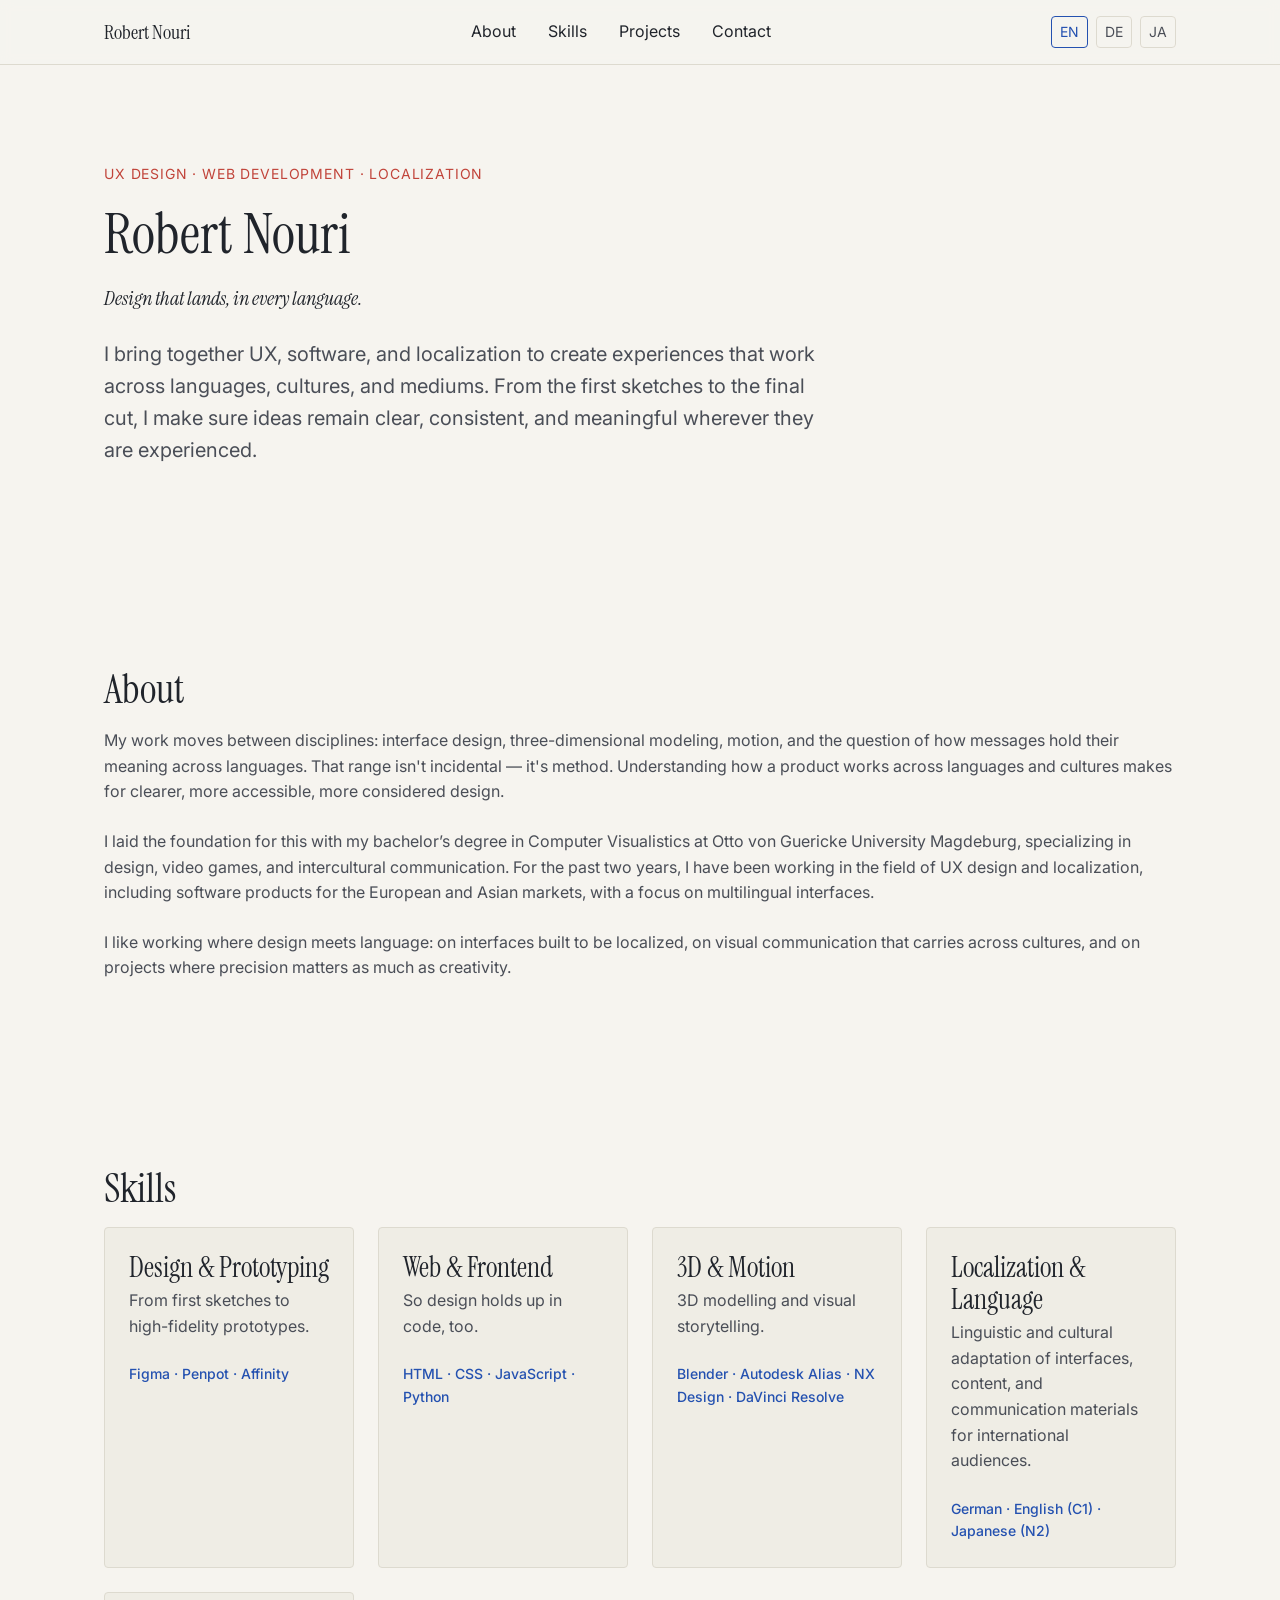
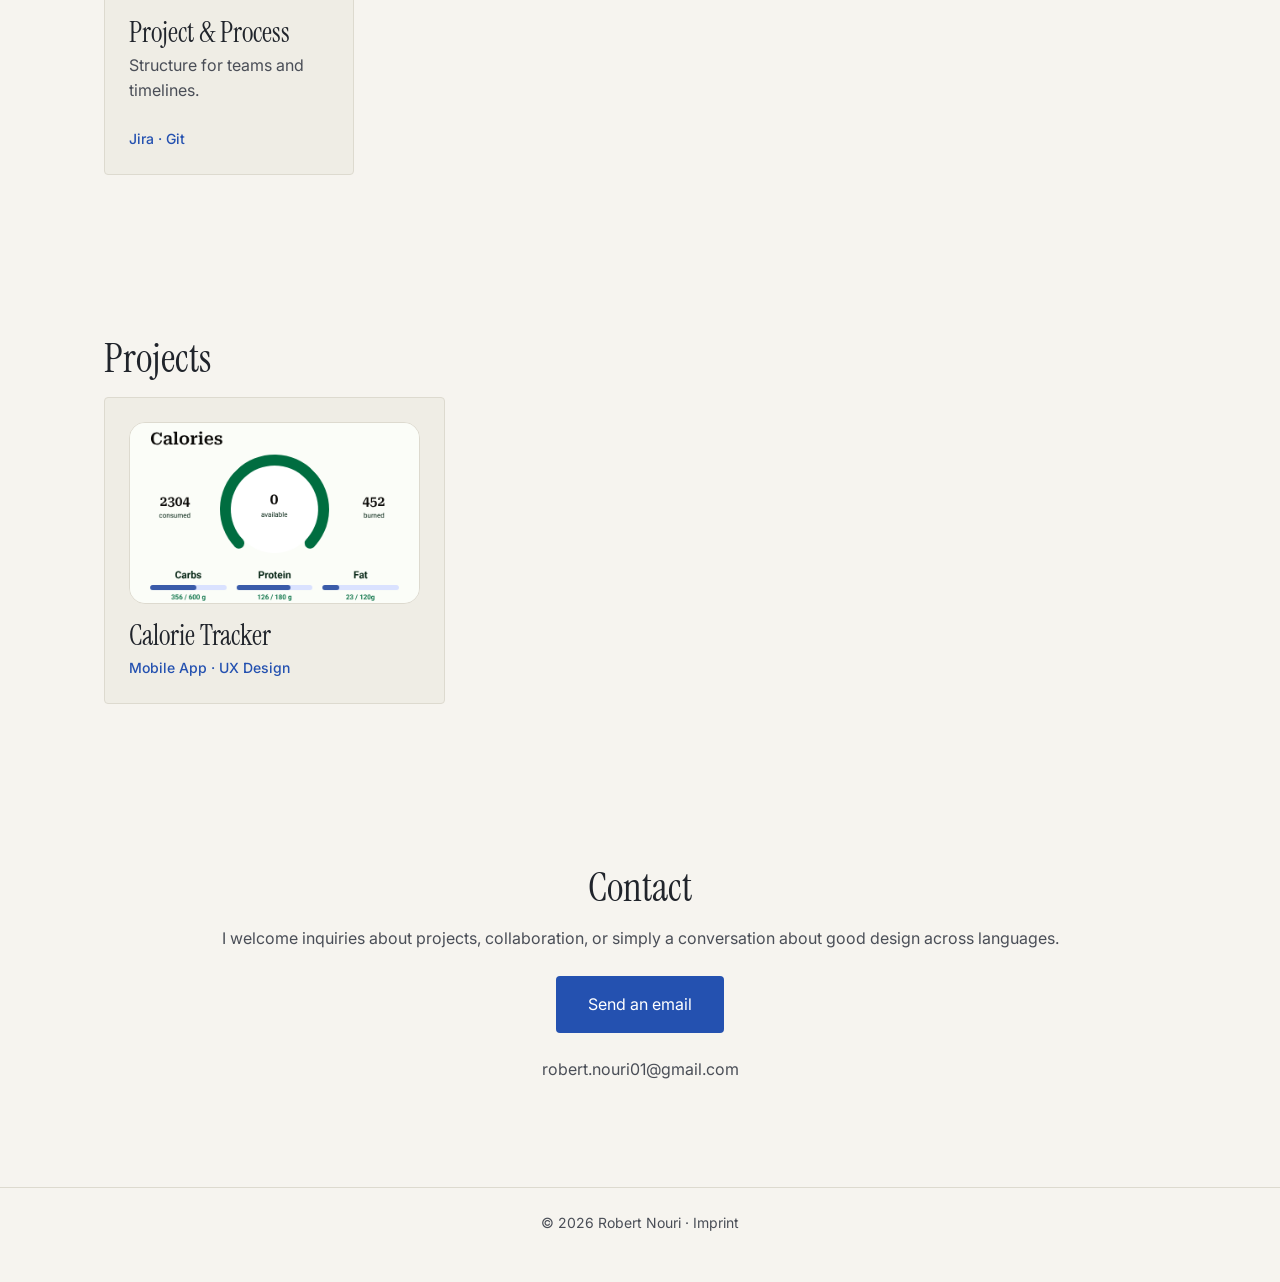
<file: index.html>
<!DOCTYPE html>
<html lang="en">
<head>
  <meta charset="UTF-8">
  <title>Robert Nouri</title>
  <meta http-equiv="refresh" content="0; url=en/index.html">
  <script>
    // Einfache Sprach-Weiterleitung basierend auf Browser-Einstellung
    const lang = (navigator.language || "en").slice(0, 2);
    const supported = ["en", "de", "ja"];
    const target = supported.includes(lang) ? lang : "en";
    window.location.replace(target + "/index.html");
  </script>
</head>
<body>
  <p>Weiterleitung … / Redirecting … / リダイレクト中…</p>
  <p><a href="en/index.html">English</a> · <a href="de/index.html">Deutsch</a> · <a href="ja/index.html">日本語</a></p>
</body>
</html>
</file>
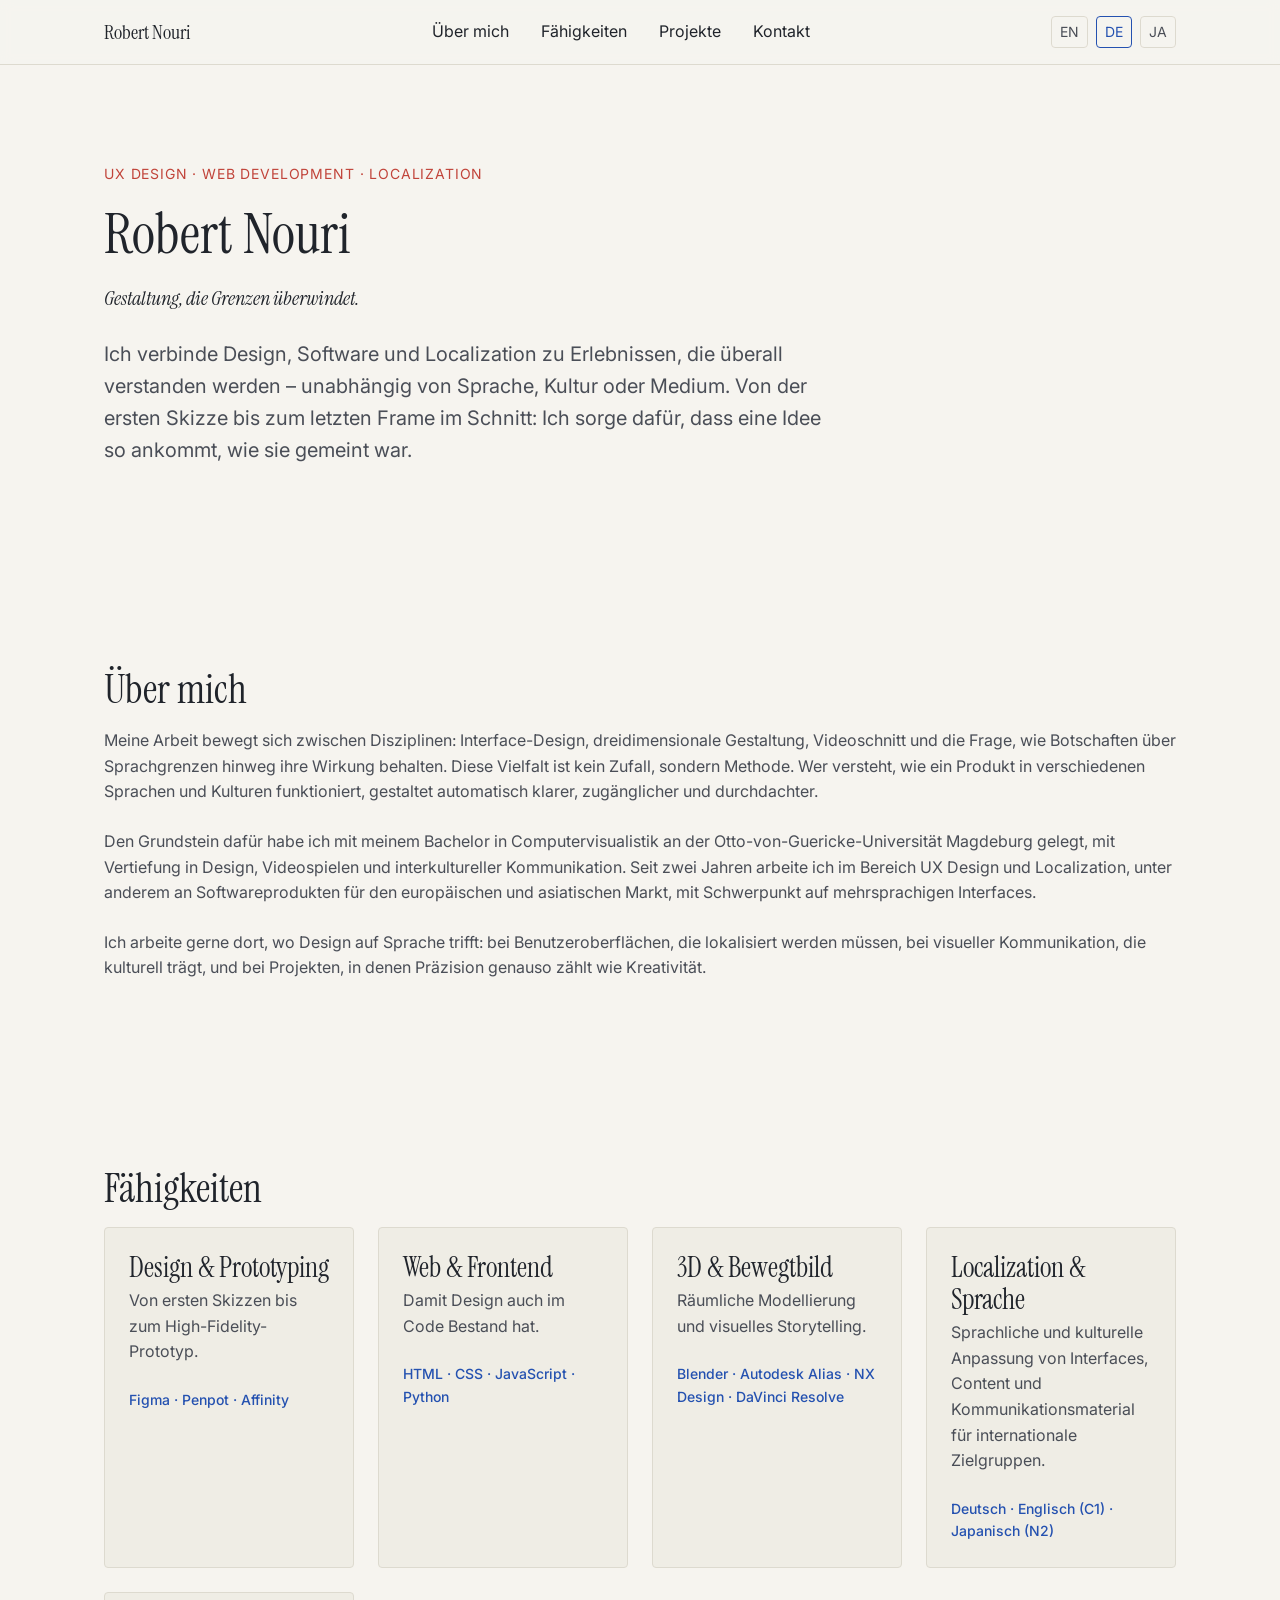
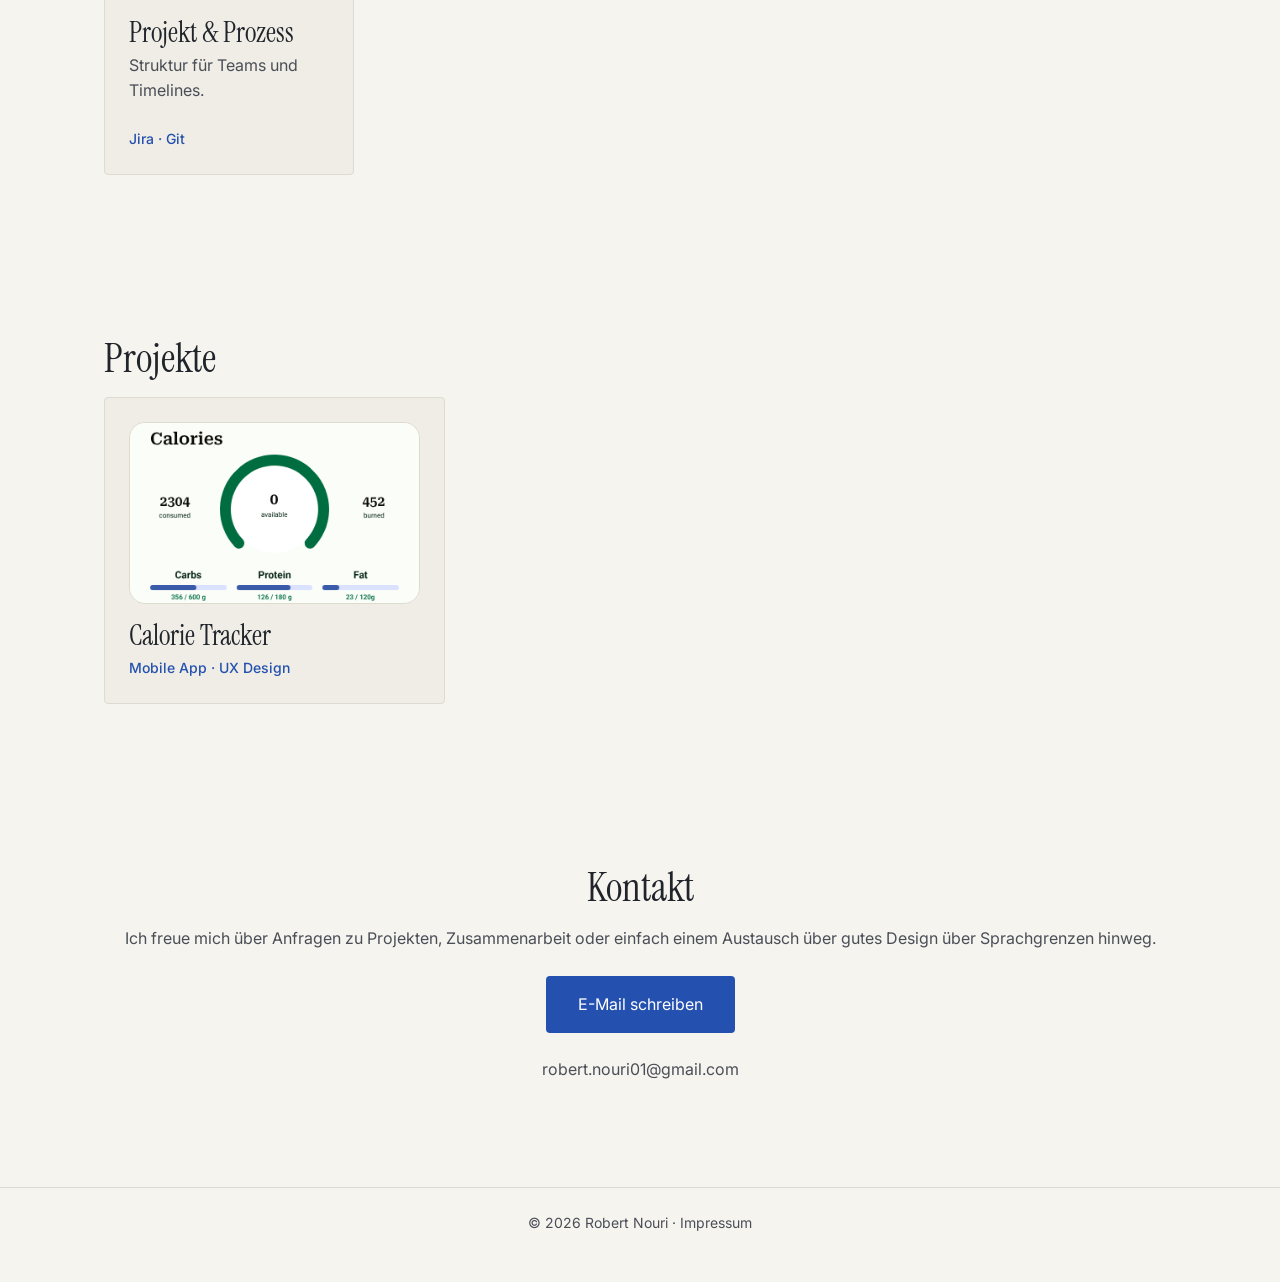
<file: de/index.html>
<!DOCTYPE html>
<html lang="de">
<head>
  <meta charset="UTF-8">
  <meta name="viewport" content="width=device-width, initial-scale=1.0">
  <title>Robert Nouri — Web Development · UX Design · Localization</title>
  <meta name="description" content="UX Designer und Lokalisationsexperte — Portfolio.">

  <link rel="alternate" hreflang="de" href="https://deinedomain.de/de/">
  <link rel="alternate" hreflang="en" href="https://deinedomain.de/en/">
  <link rel="alternate" hreflang="ja" href="https://deinedomain.de/ja/">

  <link rel="icon" href="../assets/favicon.ico">

  <link rel="preconnect" href="https://fonts.googleapis.com">
  <link rel="preconnect" href="https://fonts.gstatic.com" crossorigin>
  <link href="https://fonts.googleapis.com/css2?family=Instrument+Serif:ital@0;1&family=Inter:wght@400;500;600&family=Zen+Old+Mincho&family=Noto+Sans+JP:wght@400;500&display=swap" rel="stylesheet">

  <link rel="stylesheet" href="../css/style.css">
</head>
<body>

  <header class="site-header">
    <nav class="nav container">
      <a href="index.html" class="nav__logo">Robert Nouri</a>
      <ul class="nav__links">
        <li><a href="index.html#about">Über mich</a></li>
        <li><a href="index.html#skills">Fähigkeiten</a></li>
        <li><a href="index.html#projects">Projekte</a></li>
        <li><a href="index.html#contact">Kontakt</a></li>
      </ul>
      <div class="lang-switch">
        <a href="../en/index.html">EN</a>
        <a href="index.html" aria-current="true">DE</a>
        <a href="../ja/index.html">JA</a>
      </div>
    </nav>
  </header>

  <main>
    <section class="hero container">
      <span class="eyebrow">UX Design · Web Development · Localization</span>
      <h1>Robert Nouri</h1>
      <p class="lead">Gestaltung, die Grenzen überwindet.</p>
      <p>Ich verbinde Design, Software und Localization zu Erlebnissen, die überall verstanden werden – unabhängig von Sprache, Kultur oder Medium. Von der ersten Skizze bis zum letzten Frame im Schnitt: Ich sorge dafür, dass eine Idee so ankommt, wie sie gemeint war.</p>
    </section>

    <section id="about" class="container">
      <h2>Über mich</h2>
      <p>Meine Arbeit bewegt sich zwischen Disziplinen: Interface-Design, dreidimensionale Gestaltung, Videoschnitt und die Frage, wie Botschaften über Sprachgrenzen hinweg ihre Wirkung behalten. Diese Vielfalt ist kein Zufall, sondern Methode. Wer versteht, wie ein Produkt in verschiedenen Sprachen und Kulturen funktioniert, gestaltet automatisch klarer, zugänglicher und durchdachter.</p>
      <p>Den Grundstein dafür habe ich mit meinem Bachelor in Computervisualistik an der Otto-von-Guericke-Universität Magdeburg gelegt, mit Vertiefung in Design, Videospielen und interkultureller Kommunikation. Seit zwei Jahren arbeite ich im Bereich UX Design und Localization, unter anderem an Softwareprodukten für den europäischen und asiatischen Markt, mit Schwerpunkt auf mehrsprachigen Interfaces.</p>
      <p>Ich arbeite gerne dort, wo Design auf Sprache trifft: bei Benutzeroberflächen, die lokalisiert werden müssen, bei visueller Kommunikation, die kulturell trägt, und bei Projekten, in denen Präzision genauso zählt wie Kreativität.</p>
    
    </section>

    <section id="skills" class="container">
      <h2>Fähigkeiten</h2>
      <div class="skills-grid">
        <div class="skill-card">
          <h3>Design & Prototyping</h3>
          <p>Von ersten Skizzen bis zum High-Fidelity-Prototyp.</p>
          <p class="skill-tools">Figma · Penpot · Affinity</p>
        </div>
        <div class="skill-card">
          <h3>Web & Frontend</h3>
          <p>Damit Design auch im Code Bestand hat.</p>
          <p class="skill-tools">HTML · CSS · JavaScript · Python</p>
        </div>
        <div class="skill-card">
          <h3>3D & Bewegtbild</h3>
          <p>Räumliche Modellierung und visuelles Storytelling.</p>
          <p class="skill-tools">Blender · Autodesk Alias · NX Design · DaVinci Resolve</p>
        </div>
        <div class="skill-card">
          <h3>Localization & Sprache</h3>
          <p>Sprachliche und kulturelle Anpassung von Interfaces, Content und Kommunikationsmaterial für internationale Zielgruppen.</p>
          <p class="skill-tools"> Deutsch · Englisch (C1) · Japanisch (N2)</p>
        </div>
        <div class="skill-card">
          <h3>Projekt & Prozess</h3>
          <p>Struktur für Teams und Timelines.</p>
          <p class="skill-tools">Jira · Git</p>
        </div>
      </div>
    </section>

    <section id="projects" class="container">
      <h2>Projekte</h2>
      <div class="projects-grid">
        <a class="project-card" href="calorie-tracker.html">
          <div class="project-card__image" aria-hidden="true">
            <img src="../assets/Cover.png" alt="Calorie Tracker App">
          </div>
          <h3>Calorie Tracker</h3>
          <p class="skill-tools">Mobile App · UX Design</p>
        </a>
      </div>
    </section>

    <section id="contact" class="container contact">
      <h2>Kontakt</h2>
      <p>Ich freue mich über Anfragen zu Projekten, Zusammenarbeit oder einfach einem Austausch über gutes Design über Sprachgrenzen hinweg.</p>
      <a class="button" href="mailto:robert.nouri01@gmail.com">E-Mail schreiben</a>
      <p></p>
      <p>robert.nouri01@gmail.com</p>
    </section>
  </main>

  <footer class="site-footer">
    <p>&copy; 2026 Robert Nouri · <a href="../impressum.html">Impressum</a></p>
  </footer>

  <button type="button" class="back-to-top" aria-label="Zum Seitenanfang">
    <svg aria-hidden="true" width="20" height="20" viewBox="0 0 24 24" fill="none"
       stroke="currentColor" stroke-width="2" stroke-linecap="round" stroke-linejoin="round">
      <path d="M12 19V5M5 12l7-7 7 7"/>
    </svg>
  </button>

  <script src="../js/script.js"></script>
</body>
</html>
</file>
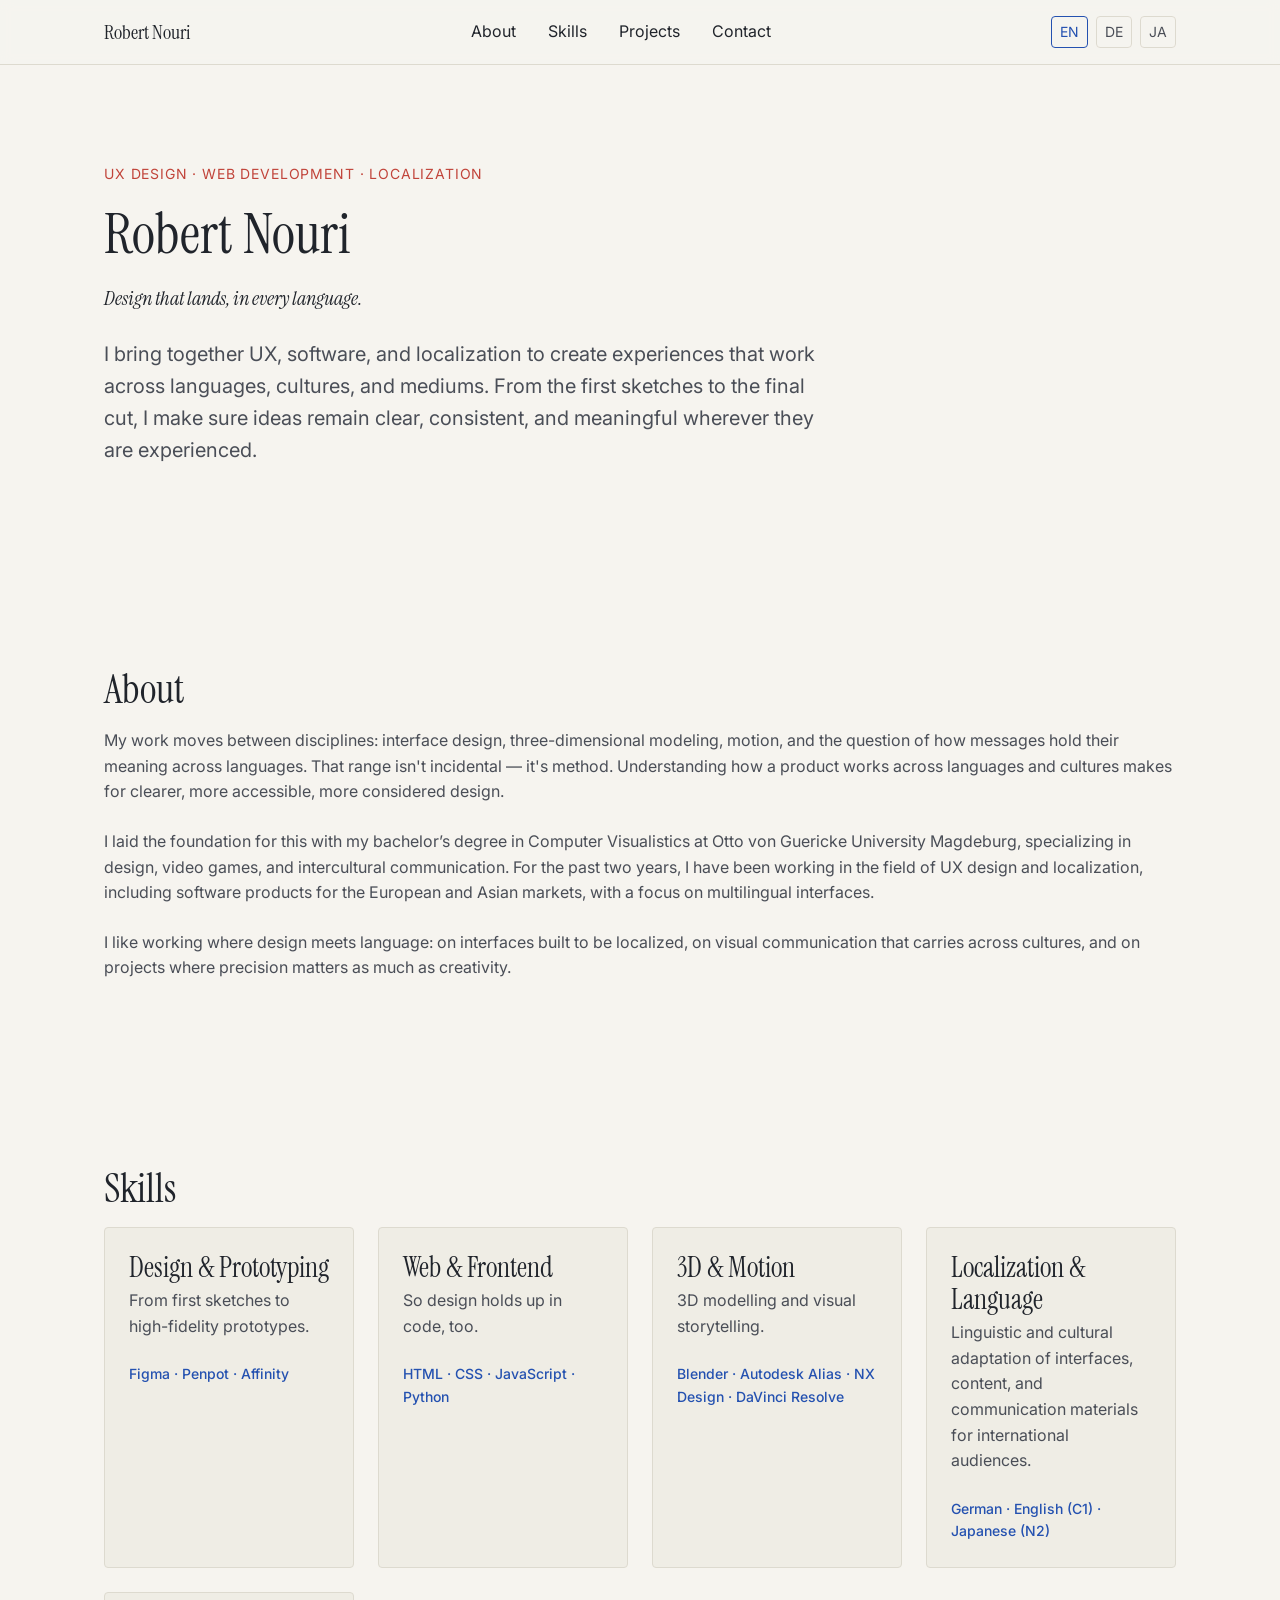
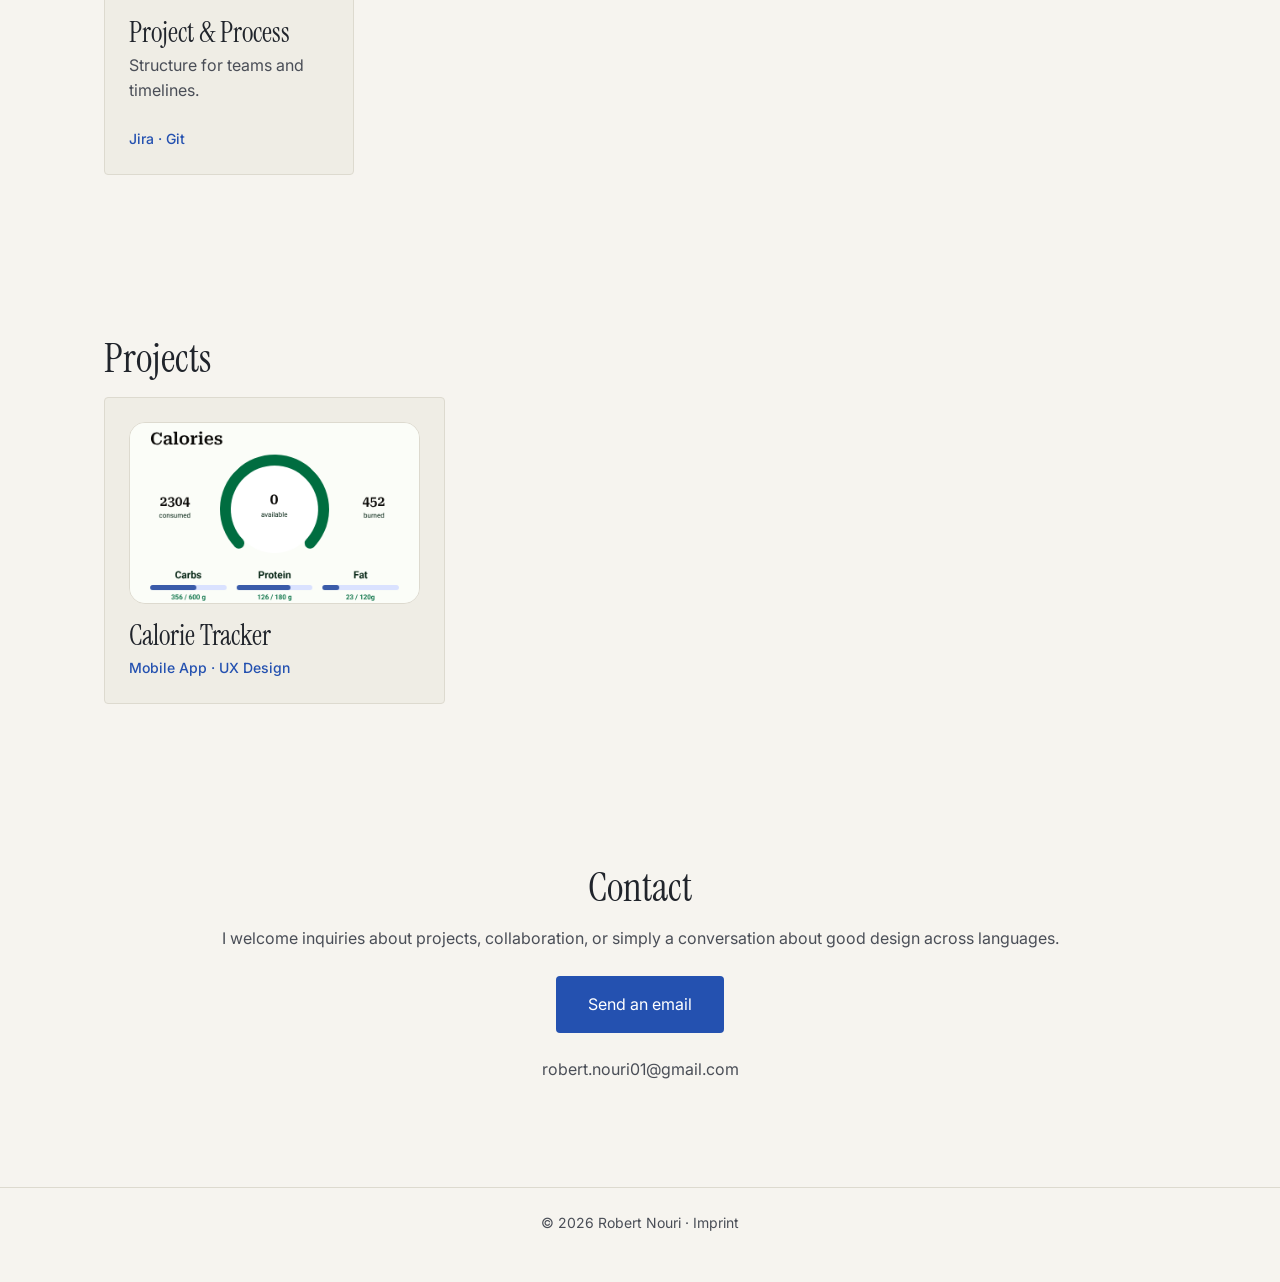
<file: en/index.html>
<!DOCTYPE html>
<html lang="en">
<head>
  <meta charset="UTF-8">
  <meta name="viewport" content="width=device-width, initial-scale=1.0">
  <title>Robert Nouri — Web Development · UX Design · Localization</title>
  <meta name="description" content="UX designer and localization expert — portfolio.">

  <link rel="alternate" hreflang="de" href="https://yourdomain.com/de/">
  <link rel="alternate" hreflang="en" href="https://yourdomain.com/en/">
  <link rel="alternate" hreflang="ja" href="https://yourdomain.com/ja/">

  <link rel="icon" href="../assets/favicon.ico">

  <link rel="preconnect" href="https://fonts.googleapis.com">
  <link rel="preconnect" href="https://fonts.gstatic.com" crossorigin>
  <link href="https://fonts.googleapis.com/css2?family=Instrument+Serif:ital@0;1&family=Inter:wght@400;500;600&family=Zen+Old+Mincho&family=Noto+Sans+JP:wght@400;500&display=swap" rel="stylesheet">

  <link rel="stylesheet" href="../css/style.css">
</head>
<body>

  <header class="site-header">
    <nav class="nav container">
      <a href="index.html" class="nav__logo">Robert Nouri</a>
      <ul class="nav__links">
        <li><a href="index.html#about">About</a></li>
        <li><a href="index.html#skills">Skills</a></li>
        <li><a href="index.html#projects">Projects</a></li>
        <li><a href="index.html#contact">Contact</a></li>
      </ul>
      <div class="lang-switch">
        <a href="index.html" aria-current="true">EN</a>
        <a href="../de/index.html">DE</a>
        <a href="../ja/index.html">JA</a>
      </div>
    </nav>
  </header>

  <main>
    <section class="hero container">
      <span class="eyebrow">UX Design · Web Development · Localization</span>
      <h1>Robert Nouri</h1>
      <p class="lead">Design that lands, in every language.</p>
      <p>I bring together UX, software, and localization to create experiences that work across languages, cultures, and mediums. From the first sketches to the final cut, I make sure ideas remain clear, consistent, and meaningful wherever they are experienced.</p>
    </section>

    <section id="about" class="container">
      <h2>About</h2>
      <p>My work moves between disciplines: interface design, three-dimensional modeling, motion, and the question of how messages hold their meaning across languages. That range isn't incidental — it's method. Understanding how a product works across languages and cultures makes for clearer, more accessible, more considered design.</p>
      <p>I laid the foundation for this with my bachelor’s degree in Computer Visualistics at Otto von Guericke University Magdeburg, specializing in design, video games, and intercultural communication. For the past two years, I have been working in the field of UX design and localization, including software products for the European and Asian markets, with a focus on multilingual interfaces.</p>
      <p>I like working where design meets language: on interfaces built to be localized, on visual communication that carries across cultures, and on projects where precision matters as much as creativity.</p>
    </section>

    <section id="skills" class="container">
      <h2>Skills</h2>
      <div class="skills-grid">
        <div class="skill-card">
          <h3>Design & Prototyping</h3>
          <p>From first sketches to high-fidelity prototypes.</p>
          <p class="skill-tools">Figma · Penpot · Affinity</p>
        </div>
        <div class="skill-card">
          <h3>Web & Frontend</h3>
          <p>So design holds up in code, too.</p>
          <p class="skill-tools">HTML · CSS · JavaScript · Python</p>
        </div>
        <div class="skill-card">
          <h3>3D & Motion</h3>
          <p>3D modelling and visual storytelling.</p>
          <p class="skill-tools">Blender · Autodesk Alias · NX Design · DaVinci Resolve</p>
        </div>
        <div class="skill-card">
          <h3>Localization & Language</h3>
          <p>Linguistic and cultural adaptation of interfaces, content, and communication materials for international audiences.</p>
          <p class="skill-tools">German · English (C1) · Japanese (N2)</p>
        </div>
        <div class="skill-card">
          <h3>Project & Process</h3>
          <p>Structure for teams and timelines.</p>
          <p class="skill-tools">Jira · Git</p>
        </div>
      </div>
    </section>

    <section id="projects" class="container">
      <h2>Projects</h2>
      <div class="projects-grid">
        <a class="project-card" href="calorie-tracker.html">
          <div class="project-card__image" aria-hidden="true">
            <img src="../assets/Cover.png" alt="Calorie Tracker App">
          </div>
          <h3>Calorie Tracker</h3>
          <p class="skill-tools">Mobile App · UX Design</p>
        </a>
      </div>
    </section>

    <section id="contact" class="container contact">
      <h2>Contact</h2>
      <p>I welcome inquiries about projects, collaboration, or simply a conversation about good design across languages.</p>
      <a class="button" href="mailto:robert.nouri01@gmail.com">Send an email</a>
      <p></p>
      <p>robert.nouri01@gmail.com</p>
    </section>
  </main>

  <footer class="site-footer">
    <p>&copy; 2026 Robert Nouri · <a href="../impressum.html">Imprint</a></p>
  </footer>

  <button type="button" class="back-to-top" aria-label="Back to top">
    <svg aria-hidden="true" width="20" height="20" viewBox="0 0 24 24" fill="none"
       stroke="currentColor" stroke-width="2" stroke-linecap="round" stroke-linejoin="round">
      <path d="M12 19V5M5 12l7-7 7 7"/>
    </svg>
  </button>
  <script src="../js/script.js"></script>
</body>
</html>
</file>
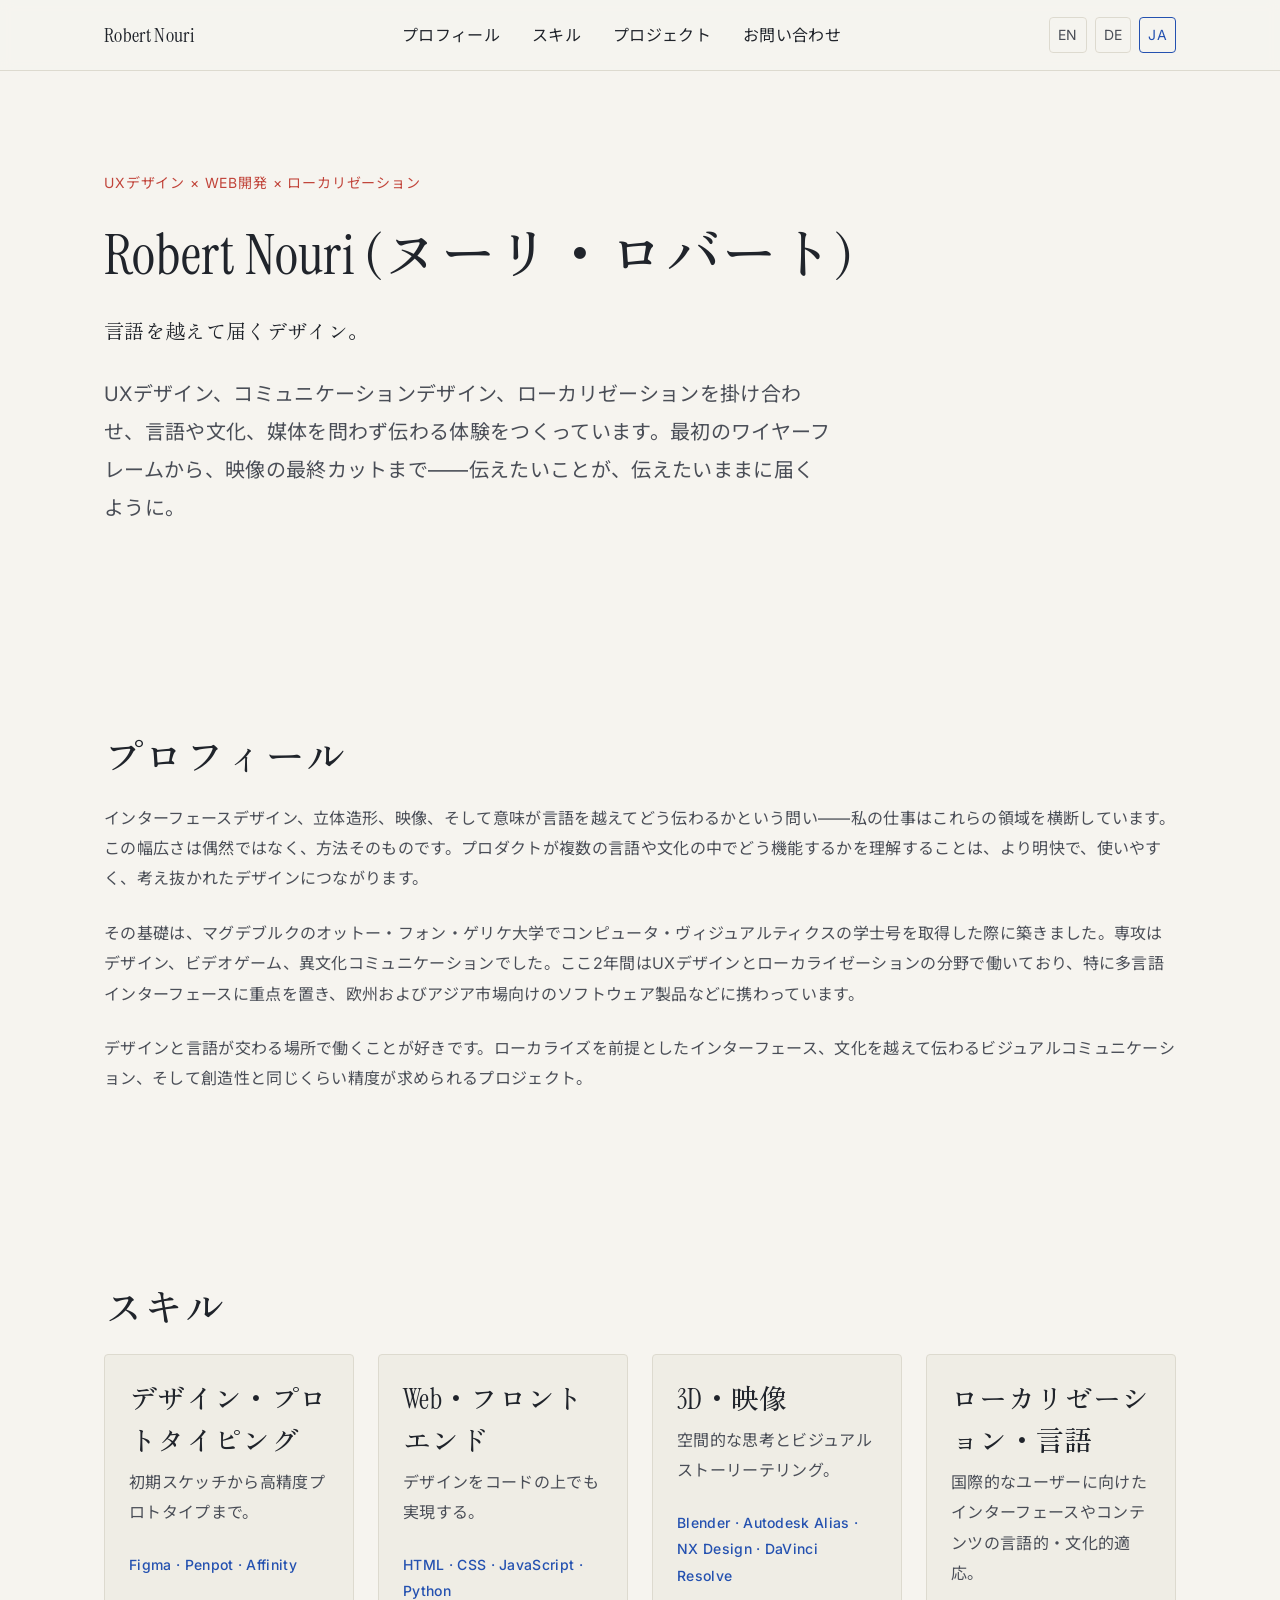
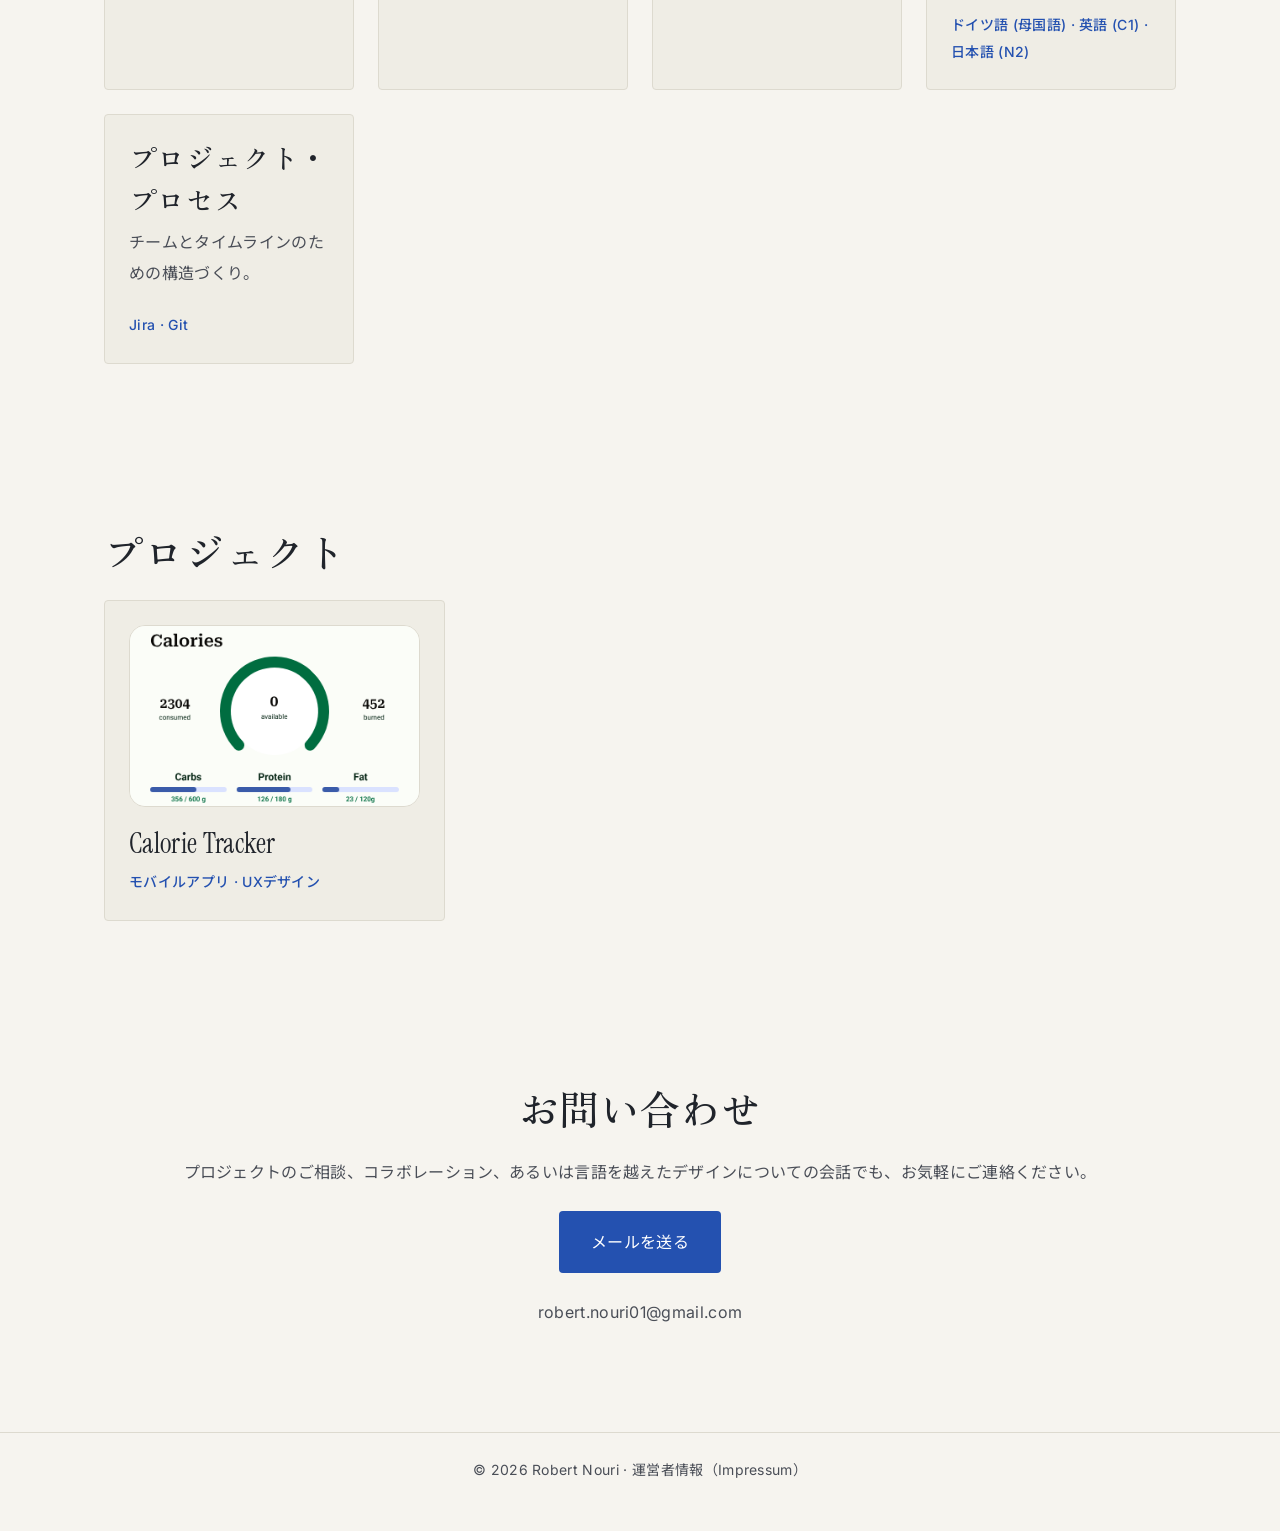
<file: ja/index.html>
<!DOCTYPE html>
<html lang="ja">
<head>
  <meta charset="UTF-8">
  <meta name="viewport" content="width=device-width, initial-scale=1.0">
  <title>Robert Nouri — UXデザイン・ローカリゼーション</title>
  <meta name="description" content="UXデザイナー、ローカリゼーションの専門家のポートフォリオ。">

  <link rel="alternate" hreflang="de" href="https://yourdomain.com/de/">
  <link rel="alternate" hreflang="en" href="https://yourdomain.com/en/">
  <link rel="alternate" hreflang="ja" href="https://yourdomain.com/ja/">

  <link rel="icon" href="../assets/favicon.ico">

  <link rel="preconnect" href="https://fonts.googleapis.com">
  <link rel="preconnect" href="https://fonts.gstatic.com" crossorigin>
  <link href="https://fonts.googleapis.com/css2?family=Instrument+Serif:ital@0;1&family=Inter:wght@400;500;600&family=Zen+Old+Mincho&family=Noto+Sans+JP:wght@400;500&display=swap" rel="stylesheet">

  <link rel="stylesheet" href="../css/style.css">
</head>
<body>

  <header class="site-header">
    <nav class="nav container">
      <a href="index.html" class="nav__logo">Robert Nouri</a>
      <ul class="nav__links">
        <li><a href="index.html#about">プロフィール</a></li>
        <li><a href="index.html#skills">スキル</a></li>
        <li><a href="index.html#projects">プロジェクト</a></li>
        <li><a href="index.html#contact">お問い合わせ</a></li>
      </ul>
      <div class="lang-switch">
        <a href="../en/index.html">EN</a>
        <a href="../de/index.html">DE</a>
        <a href="index.html" aria-current="true">JA</a>
      </div>
    </nav>
  </header>

  <main>
    <section class="hero container">
      <span class="eyebrow">UXデザイン × Web開発 × ローカリゼーション</span>
      <h1>Robert Nouri (ヌーリ・ロバート)</h1>
      <p class="lead">言語を越えて届くデザイン。</p>
      <p>UXデザイン、コミュニケーションデザイン、ローカリゼーションを掛け合わせ、言語や文化、媒体を問わず伝わる体験をつくっています。最初のワイヤーフレームから、映像の最終カットまで——伝えたいことが、伝えたいままに届くように。</p>
    </section>

    <section id="about" class="container">
      <h2>プロフィール</h2>
      <p>インターフェースデザイン、立体造形、映像、そして意味が言語を越えてどう伝わるかという問い——私の仕事はこれらの領域を横断しています。この幅広さは偶然ではなく、方法そのものです。プロダクトが複数の言語や文化の中でどう機能するかを理解することは、より明快で、使いやすく、考え抜かれたデザインにつながります。</p>
      <p>その基礎は、マグデブルクのオットー・フォン・ゲリケ大学でコンピュータ・ヴィジュアルティクスの学士号を取得した際に築きました。専攻はデザイン、ビデオゲーム、異文化コミュニケーションでした。ここ2年間はUXデザインとローカライゼーションの分野で働いており、特に多言語インターフェースに重点を置き、欧州およびアジア市場向けのソフトウェア製品などに携わっています。</p>
      <p>デザインと言語が交わる場所で働くことが好きです。ローカライズを前提としたインターフェース、文化を越えて伝わるビジュアルコミュニケーション、そして創造性と同じくらい精度が求められるプロジェクト。</p>
    </section>

    <section id="skills" class="container">
      <h2>スキル</h2>
      <div class="skills-grid">
        <div class="skill-card">
          <h3>デザイン・プロトタイピング</h3>
          <p>初期スケッチから高精度プロトタイプまで。</p>
          <p class="skill-tools">Figma · Penpot · Affinity</p>
        </div>
        <div class="skill-card">
          <h3>Web・フロントエンド</h3>
          <p>デザインをコードの上でも実現する。</p>
          <p class="skill-tools">HTML · CSS · JavaScript · Python</p>
        </div>
        <div class="skill-card">
          <h3>3D・映像</h3>
          <p>空間的な思考とビジュアルストーリーテリング。</p>
          <p class="skill-tools">Blender · Autodesk Alias · NX Design · DaVinci Resolve</p>
        </div>
        <div class="skill-card">
          <h3>ローカリゼーション・言語</h3>
          <p>国際的なユーザーに向けたインターフェースやコンテンツの言語的・文化的適応。</p>
          <p class="skill-tools">ドイツ語 (母国語) · 英語 (C1)  · 日本語 (N2)</p>
        </div>
        <div class="skill-card">
          <h3>プロジェクト・プロセス</h3>
          <p>チームとタイムラインのための構造づくり。</p>
          <p class="skill-tools">Jira · Git</p>
        </div>
      </div>
    </section>

    <section id="projects" class="container">
      <h2>プロジェクト</h2>
      <div class="projects-grid">
        <a class="project-card" href="calorie-tracker.html">
          <div class="project-card__image" aria-hidden="true">
            <img src="../assets/Cover.png" alt="Calorie Tracker App">
          </div>
          <h3>Calorie Tracker</h3>
          <p class="skill-tools">モバイルアプリ · UXデザイン</p>
        </a>
      </div>
    </section>

    <section id="contact" class="container contact">
      <h2>お問い合わせ</h2>
      <p>プロジェクトのご相談、コラボレーション、あるいは言語を越えたデザインについての会話でも、お気軽にご連絡ください。</p>
      <a class="button" href="mailto:robert.nouri01@gmail.com">メールを送る</a>
      <p></p>
      <p>robert.nouri01@gmail.com</p>
    </section>
  </main>

  <footer class="site-footer">
    <p>&copy; 2026 Robert Nouri · <a href="../impressum.html">運営者情報（Impressum）</a></p>
  </footer>

  <button type="button" class="back-to-top" aria-label="ページの先頭へ">
    <svg aria-hidden="true" width="20" height="20" viewBox="0 0 24 24" fill="none"
       stroke="currentColor" stroke-width="2" stroke-linecap="round" stroke-linejoin="round">
      <path d="M12 19V5M5 12l7-7 7 7"/>
    </svg>
  </button>
  
  <script src="../js/script.js"></script>
</body>
</html>
</file>
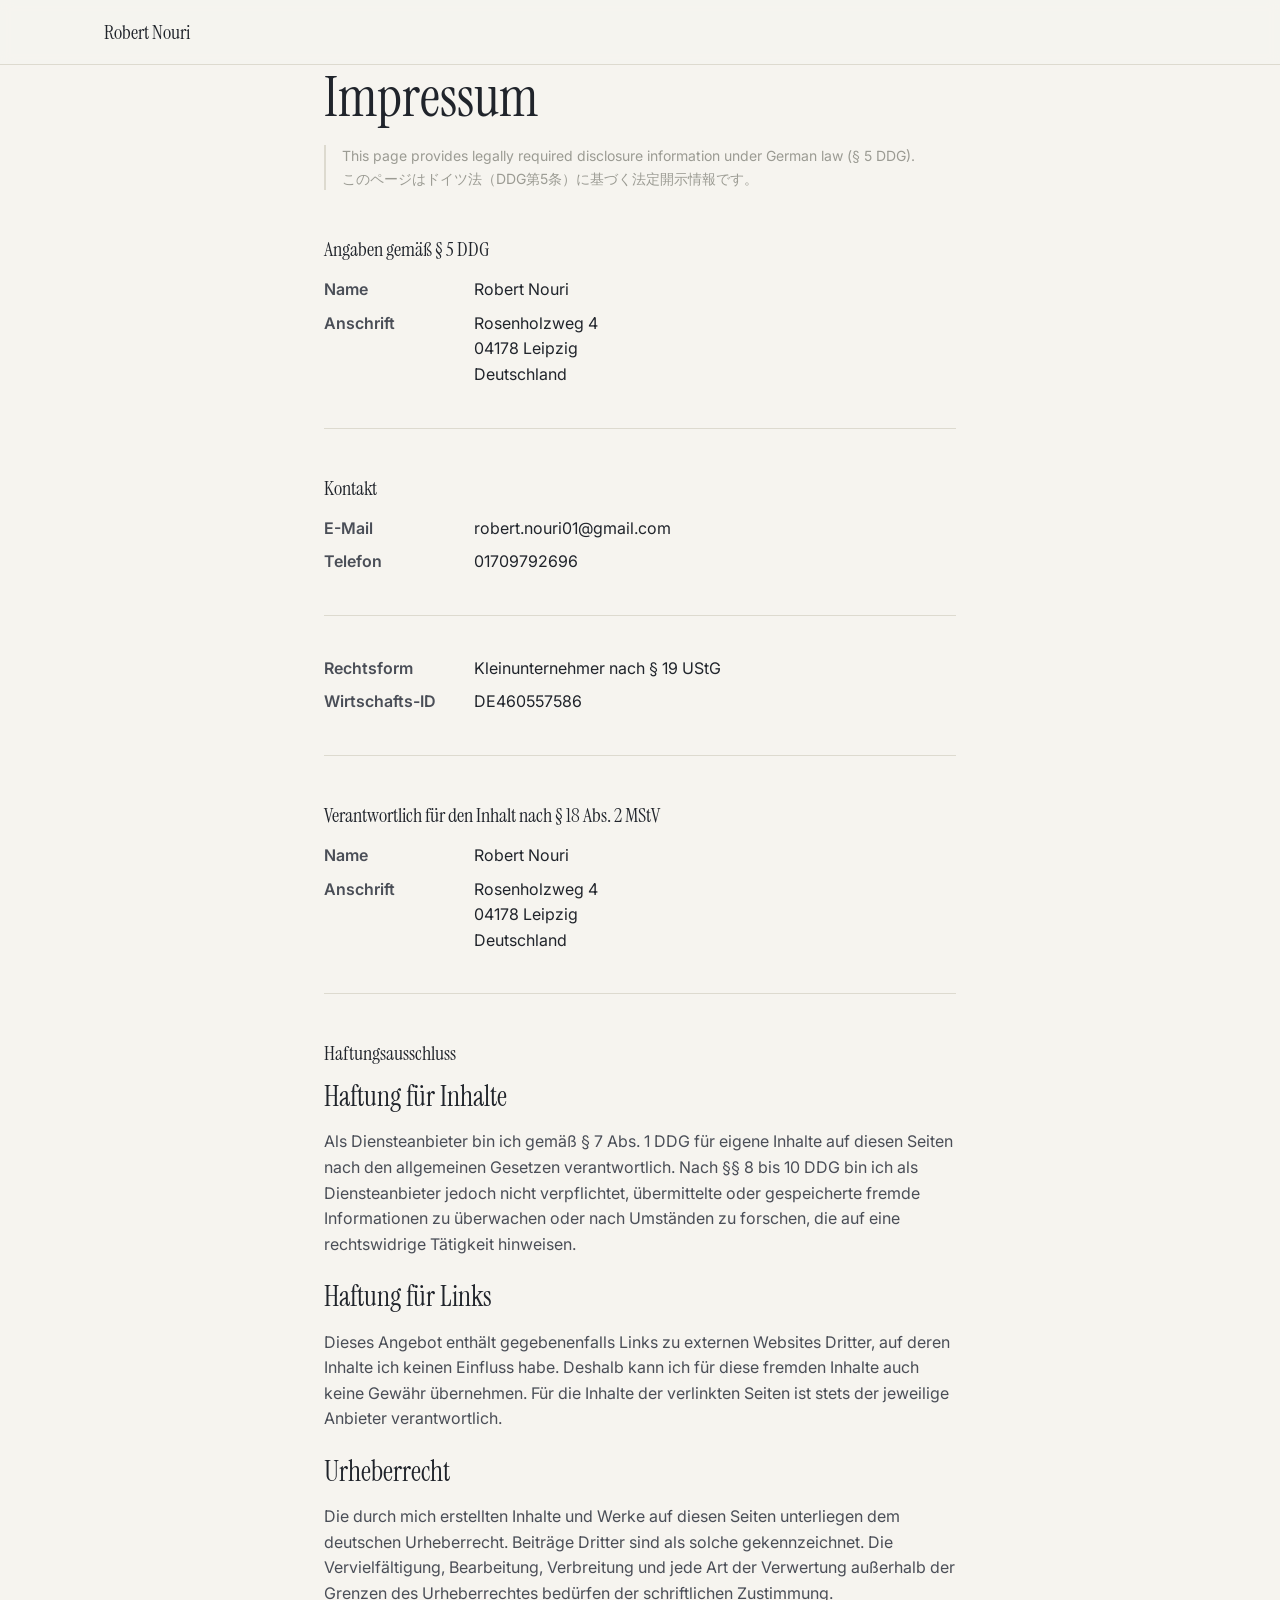
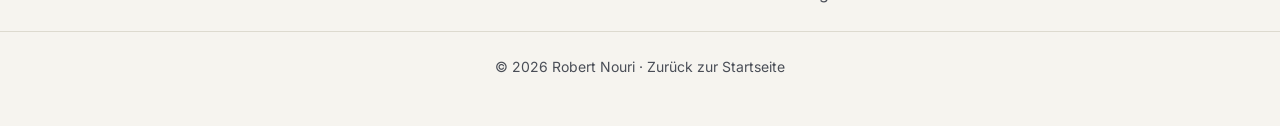
<file: impressum.html>
<!DOCTYPE html>
<html lang="de">
<head>
  <meta charset="UTF-8">
  <meta name="viewport" content="width=device-width, initial-scale=1.0">
  <title>Impressum — Robert Nouri</title>
  <link rel="icon" href="assets/favicon.ico">
  <link rel="preconnect" href="https://fonts.googleapis.com">
  <link rel="preconnect" href="https://fonts.gstatic.com" crossorigin>
  <link href="https://fonts.googleapis.com/css2?family=Instrument+Serif:ital@0;1&family=Inter:wght@400;500;600&display=swap" rel="stylesheet">
  <link rel="stylesheet" href="css/style.css">
</head>
<body>

  <header class="site-header">
    <nav class="nav container">
      <a href="index.html" class="nav__logo">Robert Nouri</a>
    </nav>
  </header>

  <main class="container legal">
    <h1>Impressum</h1>
    <p class="legal-note">This page provides legally required disclosure information under German law (§ 5 DDG). <br>このページはドイツ法（DDG第5条）に基づく法定開示情報です。</p>

    <h2>Angaben gemäß § 5 DDG</h2>
    <dl>
      <div class="legalentry">
        <dt>Name</dt>
        <dd class="placeholder">Robert Nouri</dd>
      </div>
      <br>
      <div class="legalentry">
        <dt>Anschrift</dt>
        <dd class="placeholder">Rosenholzweg 4<br>04178 Leipzig<br>Deutschland</dd>
    </div>
    </dl>
    <!--<p style="font-size: var(--text-sm); color: var(--color-neutral);">Hinweis: Ein Postfach reicht laut Gesetz nicht aus — es muss eine ladungsfähige Anschrift sein.</p>
  -->
    <hr>

    <h2>Kontakt</h2>
    <dl>
      <div class="legalentry">
        <dt>E-Mail</dt>
        <dd class="placeholder">robert.nouri01@gmail.com</dd>
      </div>  
      <br>
      <div class="legalentry">
        <dt>Telefon</dt>
        <dd class="placeholder">01709792696</dd>
      </div>  
    </dl>
    <hr>
    <dl>
      <div class="legalentry">
        <dt>Rechtsform</dt>
        <dd class="placeholder">Kleinunternehmer nach § 19 UStG</dd>
      </div>
      <br>
      <div class="legalentry">
        <dt>Wirtschafts-ID</dt>
        <dd class="placeholder">DE460557586</dd>
      </div>
    </dl>

    <hr>

    <h2>Verantwortlich für den Inhalt nach § 18 Abs. 2 MStV</h2>
    <dl>
      <div class="legalentry">
        <dt>Name</dt>
        <dd class="placeholder">Robert Nouri</dd>
      </div>
      <br>
      <div class="legalentry">  
        <dt>Anschrift</dt>
        <dd class="placeholder">Rosenholzweg 4<br>04178 Leipzig<br>Deutschland</dd>
      </div>  
    </dl>

    <hr>

    <h2>Haftungsausschluss</h2>
    <h3>Haftung für Inhalte</h3>
    <p>Als Diensteanbieter bin ich gemäß § 7 Abs. 1 DDG für eigene Inhalte auf diesen Seiten nach den allgemeinen Gesetzen verantwortlich. Nach §§ 8 bis 10 DDG bin ich als Diensteanbieter jedoch nicht verpflichtet, übermittelte oder gespeicherte fremde Informationen zu überwachen oder nach Umständen zu forschen, die auf eine rechtswidrige Tätigkeit hinweisen.</p>

    <h3>Haftung für Links</h3>
    <p>Dieses Angebot enthält gegebenenfalls Links zu externen Websites Dritter, auf deren Inhalte ich keinen Einfluss habe. Deshalb kann ich für diese fremden Inhalte auch keine Gewähr übernehmen. Für die Inhalte der verlinkten Seiten ist stets der jeweilige Anbieter verantwortlich.</p>

    <h3>Urheberrecht</h3>
    <p>Die durch mich erstellten Inhalte und Werke auf diesen Seiten unterliegen dem deutschen Urheberrecht. Beiträge Dritter sind als solche gekennzeichnet. Die Vervielfältigung, Bearbeitung, Verbreitung und jede Art der Verwertung außerhalb der Grenzen des Urheberrechtes bedürfen der schriftlichen Zustimmung.</p>
  </main>

  <footer class="site-footer">
    <p>&copy; 2026 Robert Nouri · <a href="de/index.html">Zurück zur Startseite</a></p>
  </footer>

</body>
</html>
</file>
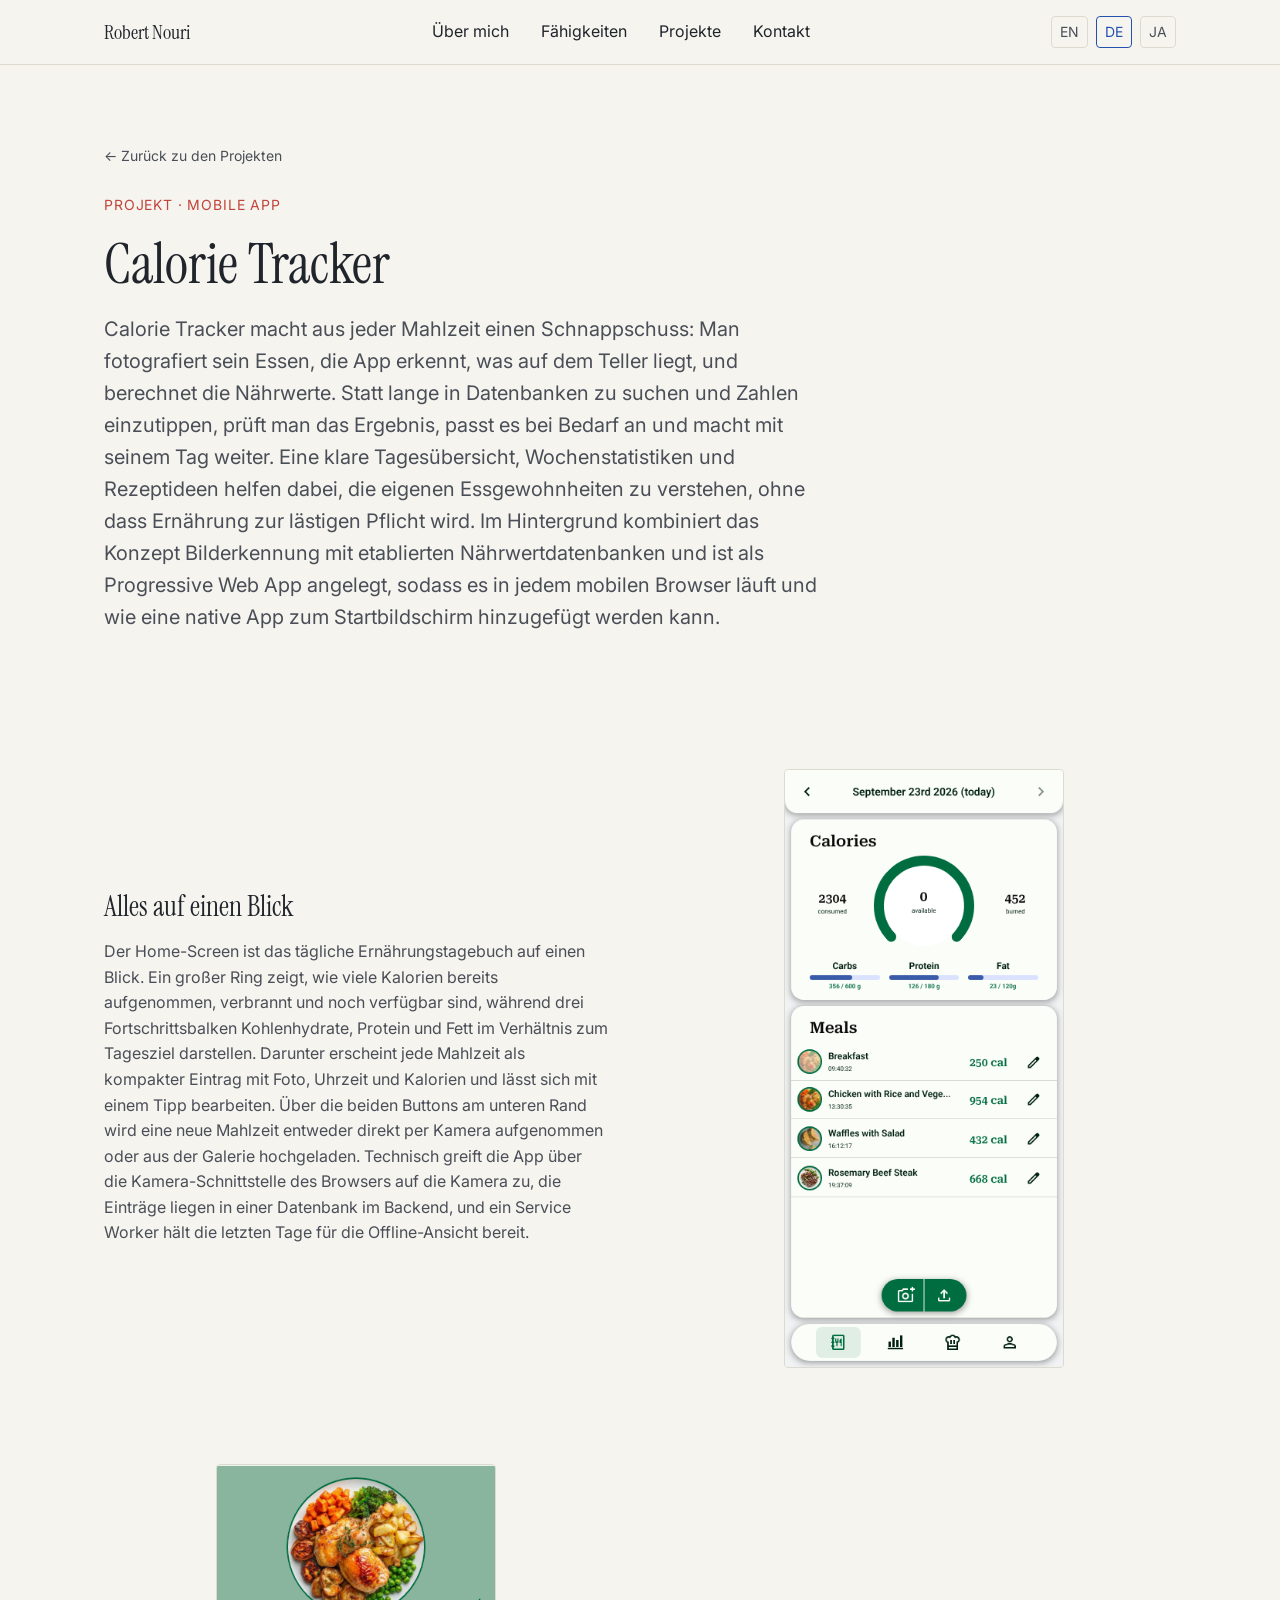
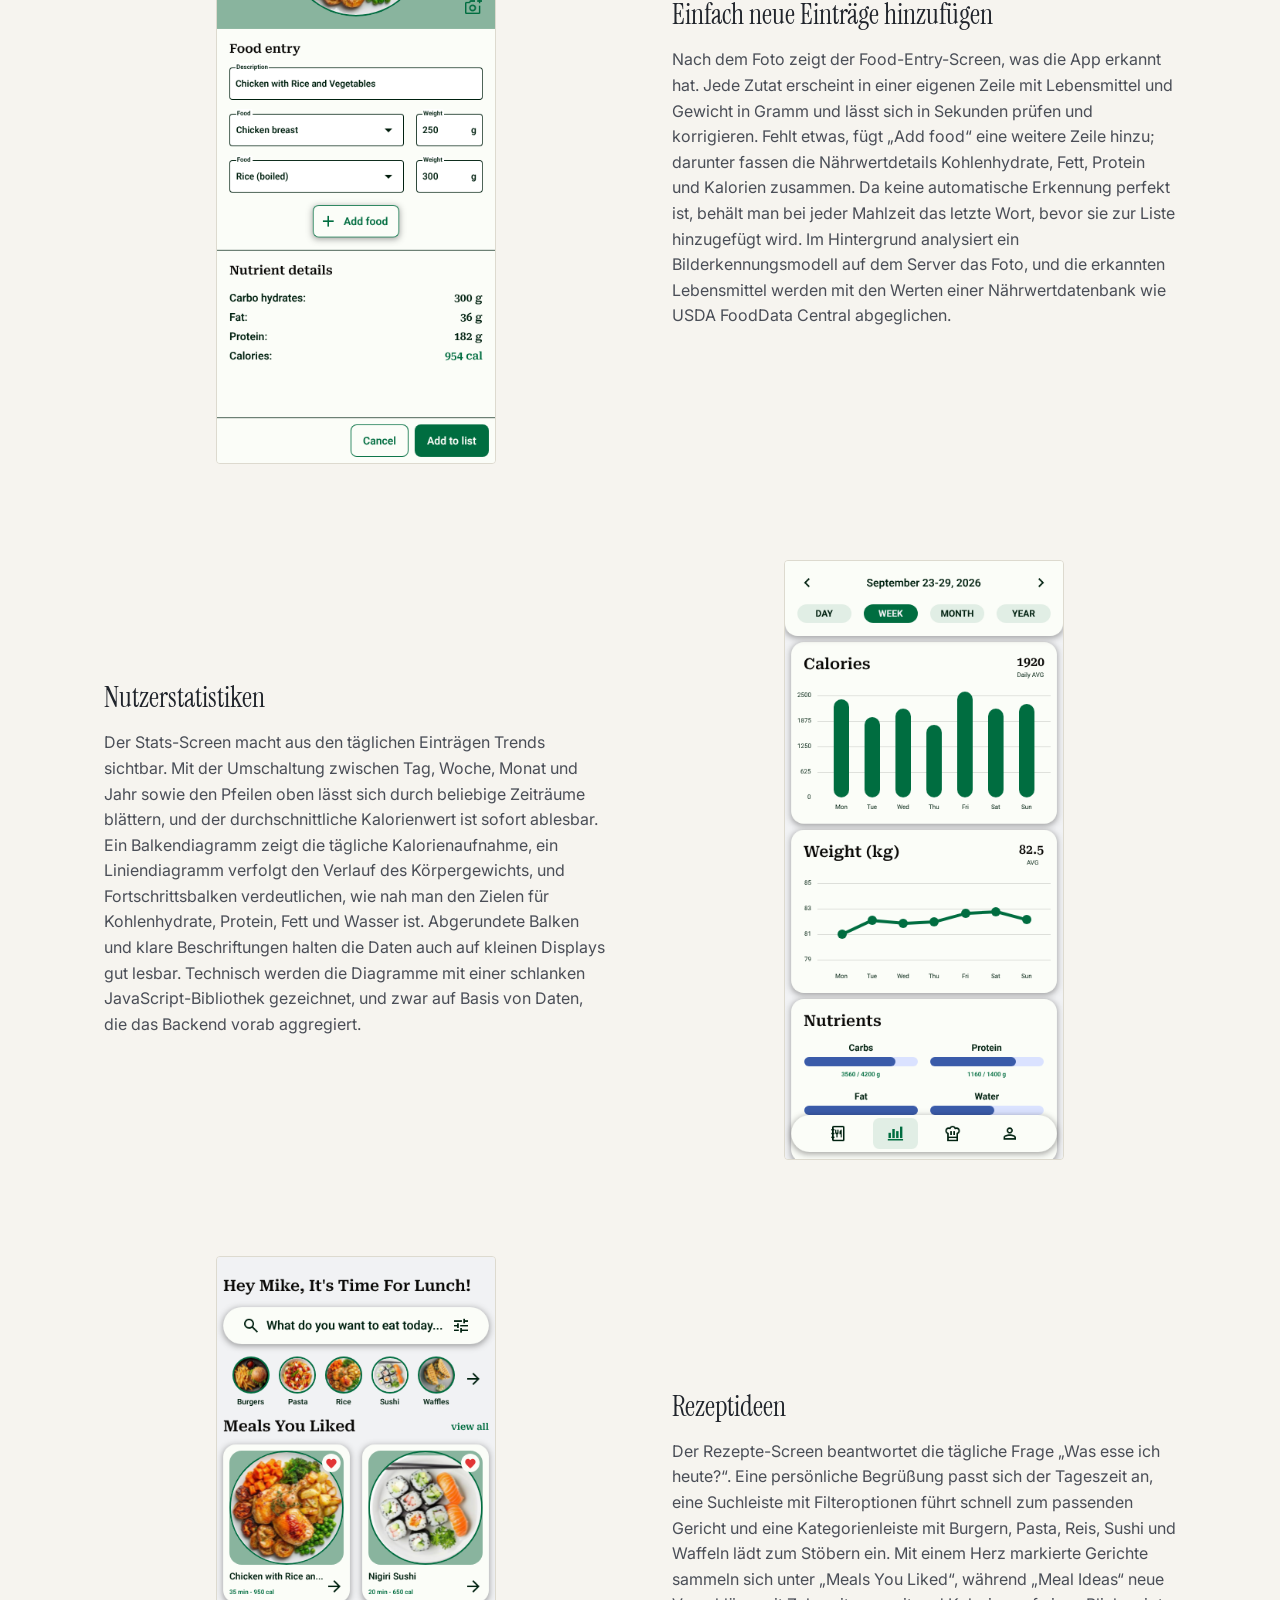
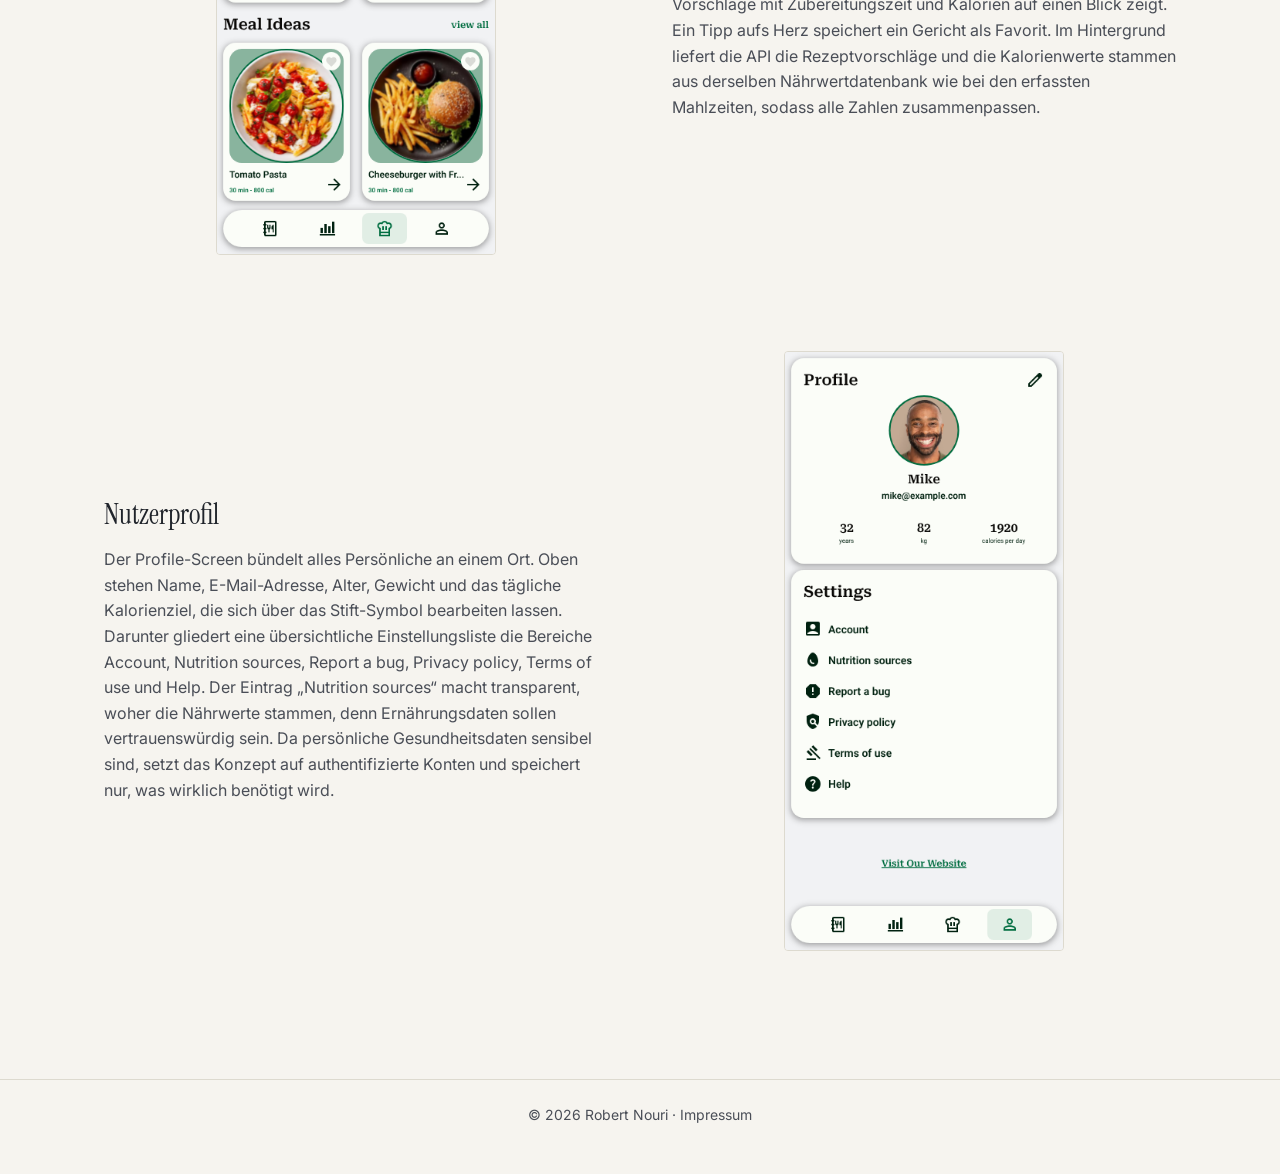
<file: de/calorie-tracker.html>
<!DOCTYPE html>
<html lang="de">
<head>
  <meta charset="UTF-8">
  <meta name="viewport" content="width=device-width, initial-scale=1.0">
  <title>Calorie Tracker — Robert Nouri</title>
  <meta name="description" content="Calorie Tracker – Mobile-App-Projekt von Robert Nouri.">

  <link rel="icon" href="../assets/favicon.ico">

  <link rel="preconnect" href="https://fonts.googleapis.com">
  <link rel="preconnect" href="https://fonts.gstatic.com" crossorigin>
  <link href="https://fonts.googleapis.com/css2?family=Instrument+Serif:ital@0;1&family=Inter:wght@400;500;600&family=Zen+Old+Mincho&family=Noto+Sans+JP:wght@400;500&display=swap" rel="stylesheet">

  <link rel="stylesheet" href="../css/style.css">
</head>
<body>

  <header class="site-header">
    <nav class="nav container">
      <a href="index.html" class="nav__logo">Robert Nouri</a>
      <ul class="nav__links">
        <li><a href="index.html#about">Über mich</a></li>
        <li><a href="index.html#skills">Fähigkeiten</a></li>
        <li><a href="index.html#projects">Projekte</a></li>
        <li><a href="index.html#contact">Kontakt</a></li>
      </ul>
      <div class="lang-switch">
        <a href="../en/calorie-tracker.html">EN</a>
        <a href="calorie-tracker.html" aria-current="true">DE</a>
        <a href="../ja/calorie-tracker.html">JA</a>
      </div>
    </nav>
  </header>

  <main>
    <section class="hero project-hero container">
      <a class="back-link" href="index.html#projects">&larr; Zurück zu den Projekten</a>
      <span class="eyebrow">Projekt · Mobile App</span>
      <h1>Calorie Tracker</h1>
      <p>Calorie Tracker macht aus jeder Mahlzeit einen Schnappschuss: Man fotografiert sein Essen, die App erkennt, was auf dem Teller liegt, und berechnet die Nährwerte. Statt lange in Datenbanken zu suchen und Zahlen einzutippen, prüft man das Ergebnis, passt es bei Bedarf an und macht mit seinem Tag weiter. Eine klare Tagesübersicht, Wochenstatistiken und Rezeptideen helfen dabei, die eigenen Essgewohnheiten zu verstehen, ohne dass Ernährung zur lästigen Pflicht wird. Im Hintergrund kombiniert das Konzept Bilderkennung mit etablierten Nährwertdatenbanken und ist als Progressive Web App angelegt, sodass es in jedem mobilen Browser läuft und wie eine native App zum Startbildschirm hinzugefügt werden kann.</p>
    </section>

    <section class="project-blocks container">
      <article class="project-block">
        <div class="project-block__text">
          <h2>Alles auf einen Blick</h2>
          <p>Der Home-Screen ist das tägliche Ernährungstagebuch auf einen Blick. Ein großer Ring zeigt, wie viele Kalorien bereits aufgenommen, verbrannt und noch verfügbar sind, während drei Fortschrittsbalken Kohlenhydrate, Protein und Fett im Verhältnis zum Tagesziel darstellen. Darunter erscheint jede Mahlzeit als kompakter Eintrag mit Foto, Uhrzeit und Kalorien und lässt sich mit einem Tipp bearbeiten. Über die beiden Buttons am unteren Rand wird eine neue Mahlzeit entweder direkt per Kamera aufgenommen oder aus der Galerie hochgeladen. Technisch greift die App über die Kamera-Schnittstelle des Browsers auf die Kamera zu, die Einträge liegen in einer Datenbank im Backend, und ein Service Worker hält die letzten Tage für die Offline-Ansicht bereit.</p>
        </div>
        <figure class="project-block__media">
          <img src="../assets/Home.png" alt="Home-Screen mit generellen Informationen" width="360" height="774">
        </figure>
      </article>

      <article class="project-block">
        <div class="project-block__text">
          <h2>Einfach neue Einträge hinzufügen</h2>
          <p>Nach dem Foto zeigt der Food-Entry-Screen, was die App erkannt hat. Jede Zutat erscheint in einer eigenen Zeile mit Lebensmittel und Gewicht in Gramm und lässt sich in Sekunden prüfen und korrigieren. Fehlt etwas, fügt „Add food“ eine weitere Zeile hinzu; darunter fassen die Nährwertdetails Kohlenhydrate, Fett, Protein und Kalorien zusammen. Da keine automatische Erkennung perfekt ist, behält man bei jeder Mahlzeit das letzte Wort, bevor sie zur Liste hinzugefügt wird. Im Hintergrund analysiert ein Bilderkennungsmodell auf dem Server das Foto, und die erkannten Lebensmittel werden mit den Werten einer Nährwertdatenbank wie USDA FoodData Central abgeglichen.</p>
        </div>
        <figure class="project-block__media">
          <img src="../assets/Food Entry.png" alt="Neuen Eintrag anlegen" width="360" height="774">
        </figure>
      </article>

      <article class="project-block">
        <div class="project-block__text">
          <h2>Nutzerstatistiken</h2>
          <p>Der Stats-Screen macht aus den täglichen Einträgen Trends sichtbar. Mit der Umschaltung zwischen Tag, Woche, Monat und Jahr sowie den Pfeilen oben lässt sich durch beliebige Zeiträume blättern, und der durchschnittliche Kalorienwert ist sofort ablesbar. Ein Balkendiagramm zeigt die tägliche Kalorienaufnahme, ein Liniendiagramm verfolgt den Verlauf des Körpergewichts, und Fortschrittsbalken verdeutlichen, wie nah man den Zielen für Kohlenhydrate, Protein, Fett und Wasser ist. Abgerundete Balken und klare Beschriftungen halten die Daten auch auf kleinen Displays gut lesbar. Technisch werden die Diagramme mit einer schlanken JavaScript-Bibliothek gezeichnet, und zwar auf Basis von Daten, die das Backend vorab aggregiert.</p>
        </div>
        <figure class="project-block__media">
          <img src="../assets/Stats.png" alt="Übersicht der Nutzerstatistiken" width="360" height="774">
        </figure>
      </article>

      <article class="project-block">
        <div class="project-block__text">
          <h2>Rezeptideen</h2>
          <p>Der Rezepte-Screen beantwortet die tägliche Frage „Was esse ich heute?“. Eine persönliche Begrüßung passt sich der Tageszeit an, eine Suchleiste mit Filteroptionen führt schnell zum passenden Gericht und eine Kategorienleiste mit Burgern, Pasta, Reis, Sushi und Waffeln lädt zum Stöbern ein. Mit einem Herz markierte Gerichte sammeln sich unter „Meals You Liked“, während „Meal Ideas“ neue Vorschläge mit Zubereitungszeit und Kalorien auf einen Blick zeigt. Ein Tipp aufs Herz speichert ein Gericht als Favorit. Im Hintergrund liefert die API die Rezeptvorschläge und die Kalorienwerte stammen aus derselben Nährwertdatenbank wie bei den erfassten Mahlzeiten, sodass alle Zahlen zusammenpassen.</p>
        </div>
        <figure class="project-block__media">
          <img src="../assets/Recipes.png" alt="Rezeptvorschläge" width="360" height="774">
        </figure>
      </article>

      <article class="project-block">
        <div class="project-block__text">
          <h2>Nutzerprofil</h2>
          <p>Der Profile-Screen bündelt alles Persönliche an einem Ort. Oben stehen Name, E-Mail-Adresse, Alter, Gewicht und das tägliche Kalorienziel, die sich über das Stift-Symbol bearbeiten lassen. Darunter gliedert eine übersichtliche Einstellungsliste die Bereiche Account, Nutrition sources, Report a bug, Privacy policy, Terms of use und Help. Der Eintrag „Nutrition sources“ macht transparent, woher die Nährwerte stammen, denn Ernährungsdaten sollen vertrauenswürdig sein. Da persönliche Gesundheitsdaten sensibel sind, setzt das Konzept auf authentifizierte Konten und speichert nur, was wirklich benötigt wird.</p>
        </div>
        <figure class="project-block__media">
          <img src="../assets/Profile.png" alt="Nutzerprofilseite" width="360" height="774">
        </figure>
      </article>
    </section>
  </main>

  <footer class="site-footer">
    <p>&copy; 2026 Robert Nouri · <a href="../impressum.html">Impressum</a></p>
  </footer>

  <button type="button" class="back-to-top" aria-label="Zum Seitenanfang">
    <svg aria-hidden="true" width="20" height="20" viewBox="0 0 24 24" fill="none"
       stroke="currentColor" stroke-width="2" stroke-linecap="round" stroke-linejoin="round">
      <path d="M12 19V5M5 12l7-7 7 7"/>
    </svg>
  </button>
  <script src="../js/script.js"></script>
</body>
</html>
</file>
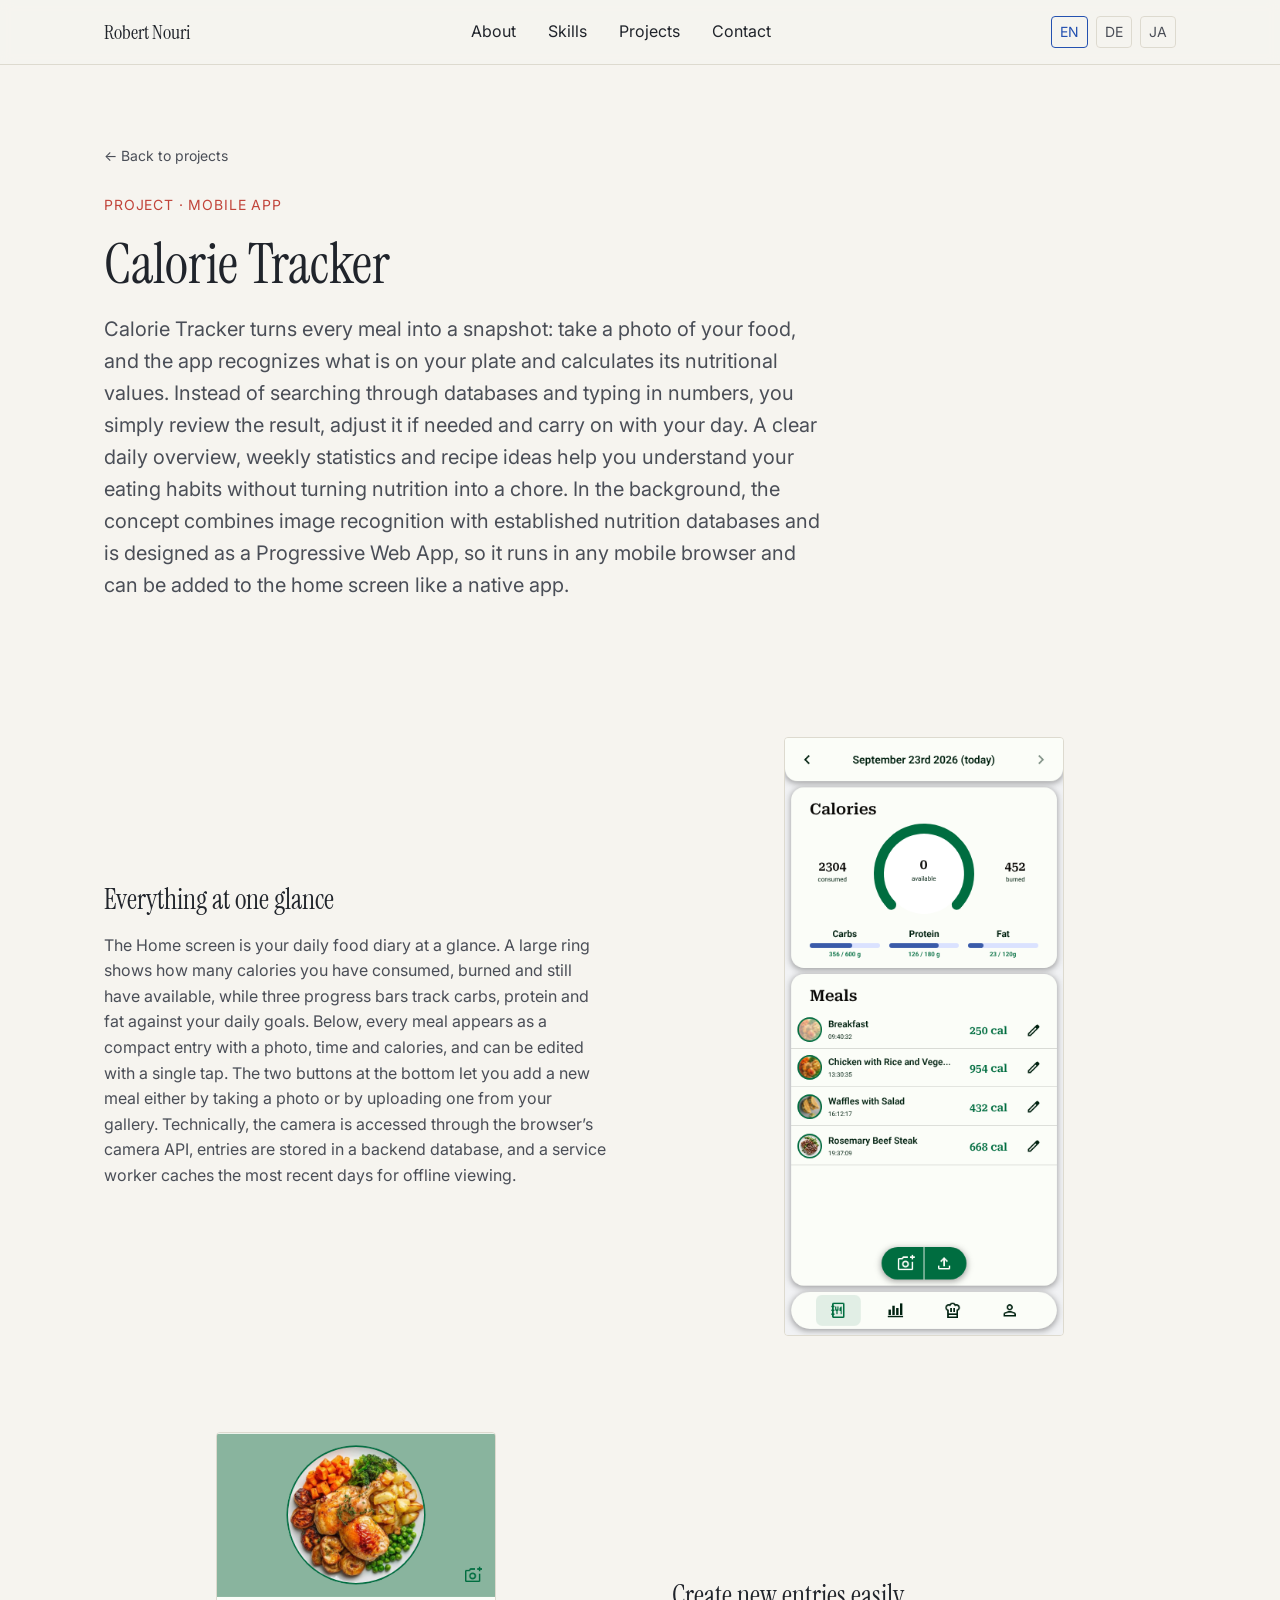
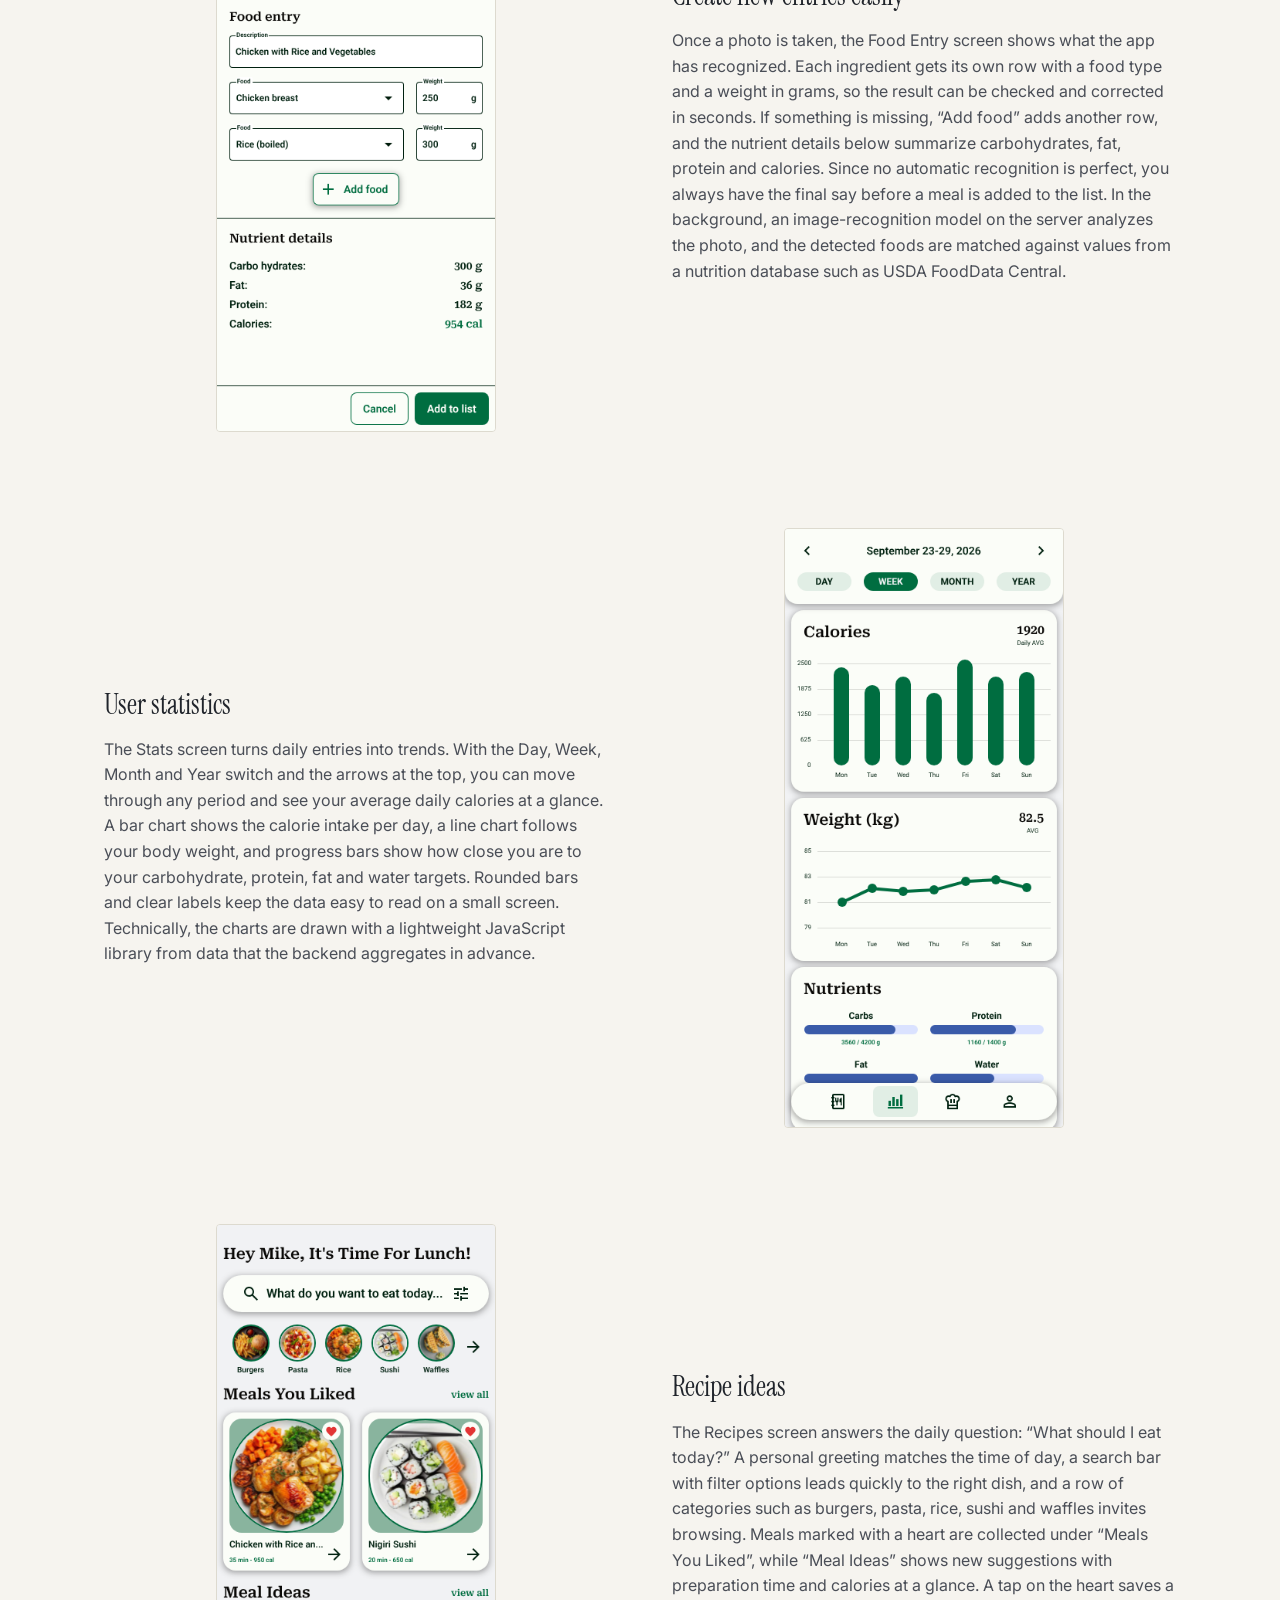
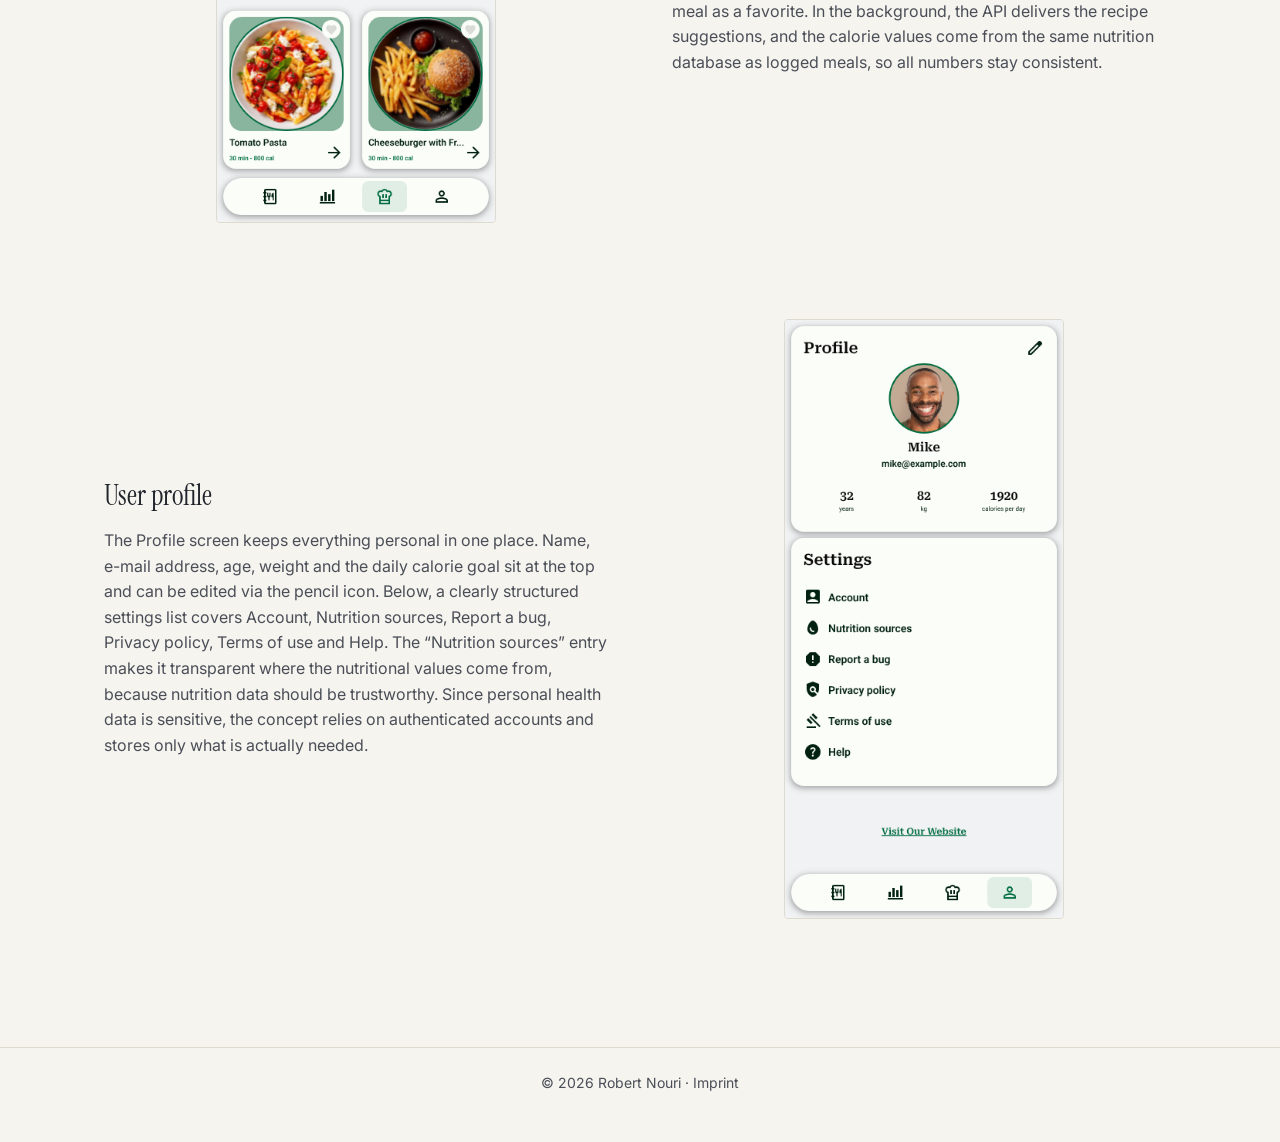
<file: en/calorie-tracker.html>
<!DOCTYPE html>
<html lang="en">
<head>
  <meta charset="UTF-8">
  <meta name="viewport" content="width=device-width, initial-scale=1.0">
  <title>Calorie Tracker — Robert Nouri</title>
  <meta name="description" content="Calorie Tracker – a mobile app project by Robert Nouri.">

  <link rel="icon" href="../assets/favicon.ico">

  <link rel="preconnect" href="https://fonts.googleapis.com">
  <link rel="preconnect" href="https://fonts.gstatic.com" crossorigin>
  <link href="https://fonts.googleapis.com/css2?family=Instrument+Serif:ital@0;1&family=Inter:wght@400;500;600&family=Zen+Old+Mincho&family=Noto+Sans+JP:wght@400;500&display=swap" rel="stylesheet">

  <link rel="stylesheet" href="../css/style.css">
</head>
<body>

  <header class="site-header">
    <nav class="nav container">
      <a href="index.html" class="nav__logo">Robert Nouri</a>
      <ul class="nav__links">
        <li><a href="index.html#about">About</a></li>
        <li><a href="index.html#skills">Skills</a></li>
        <li><a href="index.html#projects">Projects</a></li>
        <li><a href="index.html#contact">Contact</a></li>
      </ul>
      <div class="lang-switch">
        <a href="calorie-tracker.html" aria-current="true">EN</a>
        <a href="../de/calorie-tracker.html">DE</a>
        <a href="../ja/calorie-tracker.html">JA</a>
      </div>
    </nav>
  </header>

  <main>
    <section class="hero project-hero container">
      <a class="back-link" href="index.html#projects">&larr; Back to projects</a>
      <span class="eyebrow">Project · Mobile App</span>
      <h1>Calorie Tracker</h1>
      <p>Calorie Tracker turns every meal into a snapshot: take a photo of your food, and the app recognizes what is on your plate and calculates its nutritional values. Instead of searching through databases and typing in numbers, you simply review the result, adjust it if needed and carry on with your day. A clear daily overview, weekly statistics and recipe ideas help you understand your eating habits without turning nutrition into a chore. In the background, the concept combines image recognition with established nutrition databases and is designed as a Progressive Web App, so it runs in any mobile browser and can be added to the home screen like a native app.</p>
    </section>

    <section class="project-blocks container">
      <article class="project-block">
        <div class="project-block__text">
          <h2>Everything at one glance</h2>
          <p>The Home screen is your daily food diary at a glance. A large ring shows how many calories you have consumed, burned and still have available, while three progress bars track carbs, protein and fat against your daily goals. Below, every meal appears as a compact entry with a photo, time and calories, and can be edited with a single tap. The two buttons at the bottom let you add a new meal either by taking a photo or by uploading one from your gallery. Technically, the camera is accessed through the browser’s camera API, entries are stored in a backend database, and a service worker caches the most recent days for offline viewing.</p>
        </div>
        <figure class="project-block__media">
          <img src="../assets/Home.png" alt="Home-Screen with general information" width="360" height="774">
        </figure>
      </article>

      <article class="project-block">
        <div class="project-block__text">
          <h2>Create new entries easily</h2>
          <p>Once a photo is taken, the Food Entry screen shows what the app has recognized. Each ingredient gets its own row with a food type and a weight in grams, so the result can be checked and corrected in seconds. If something is missing, “Add food” adds another row, and the nutrient details below summarize carbohydrates, fat, protein and calories. Since no automatic recognition is perfect, you always have the final say before a meal is added to the list. In the background, an image-recognition model on the server analyzes the photo, and the detected foods are matched against values from a nutrition database such as USDA FoodData Central.</p>
        </div>
        <figure class="project-block__media">
          <img src="../assets/Food Entry.png" alt="Create new entry" width="360" height="774">
        </figure>
      </article>

      <article class="project-block">
        <div class="project-block__text">
          <h2>User statistics</h2>
          <p>The Stats screen turns daily entries into trends. With the Day, Week, Month and Year switch and the arrows at the top, you can move through any period and see your average daily calories at a glance. A bar chart shows the calorie intake per day, a line chart follows your body weight, and progress bars show how close you are to your carbohydrate, protein, fat and water targets. Rounded bars and clear labels keep the data easy to read on a small screen. Technically, the charts are drawn with a lightweight JavaScript library from data that the backend aggregates in advance.</p>
        </div>
        <figure class="project-block__media">
          <img src="../assets/Stats.png" alt="User statistics" width="360" height="774">
        </figure>
      </article>

      <article class="project-block">
        <div class="project-block__text">
          <h2>Recipe ideas</h2>
          <p>The Recipes screen answers the daily question: “What should I eat today?” A personal greeting matches the time of day, a search bar with filter options leads quickly to the right dish, and a row of categories such as burgers, pasta, rice, sushi and waffles invites browsing. Meals marked with a heart are collected under “Meals You Liked”, while “Meal Ideas” shows new suggestions with preparation time and calories at a glance. A tap on the heart saves a meal as a favorite. In the background, the API delivers the recipe suggestions, and the calorie values come from the same nutrition database as logged meals, so all numbers stay consistent.</p>
        </div>
        <figure class="project-block__media">
          <img src="../assets/Recipes.png" alt="Recipes" width="360" height="774">
        </figure>
      </article>

      <article class="project-block">
        <div class="project-block__text">
          <h2>User profile</h2>
          <p>The Profile screen keeps everything personal in one place. Name, e-mail address, age, weight and the daily calorie goal sit at the top and can be edited via the pencil icon. Below, a clearly structured settings list covers Account, Nutrition sources, Report a bug, Privacy policy, Terms of use and Help. The “Nutrition sources” entry makes it transparent where the nutritional values come from, because nutrition data should be trustworthy. Since personal health data is sensitive, the concept relies on authenticated accounts and stores only what is actually needed.</p>
        </div>
        <figure class="project-block__media">
          <img src="../assets/Profile.png" alt="User profile" width="360" height="774">
        </figure>
      </article>
    </section>
  </main>

  <footer class="site-footer">
    <p>&copy; 2026 Robert Nouri · <a href="../impressum.html">Imprint</a></p>
  </footer>

  <button type="button" class="back-to-top" aria-label="Back to top">
    <svg aria-hidden="true" width="20" height="20" viewBox="0 0 24 24" fill="none"
       stroke="currentColor" stroke-width="2" stroke-linecap="round" stroke-linejoin="round">
      <path d="M12 19V5M5 12l7-7 7 7"/>
    </svg>
  </button>
  <script src="../js/script.js"></script>
</body>
</html>
</file>
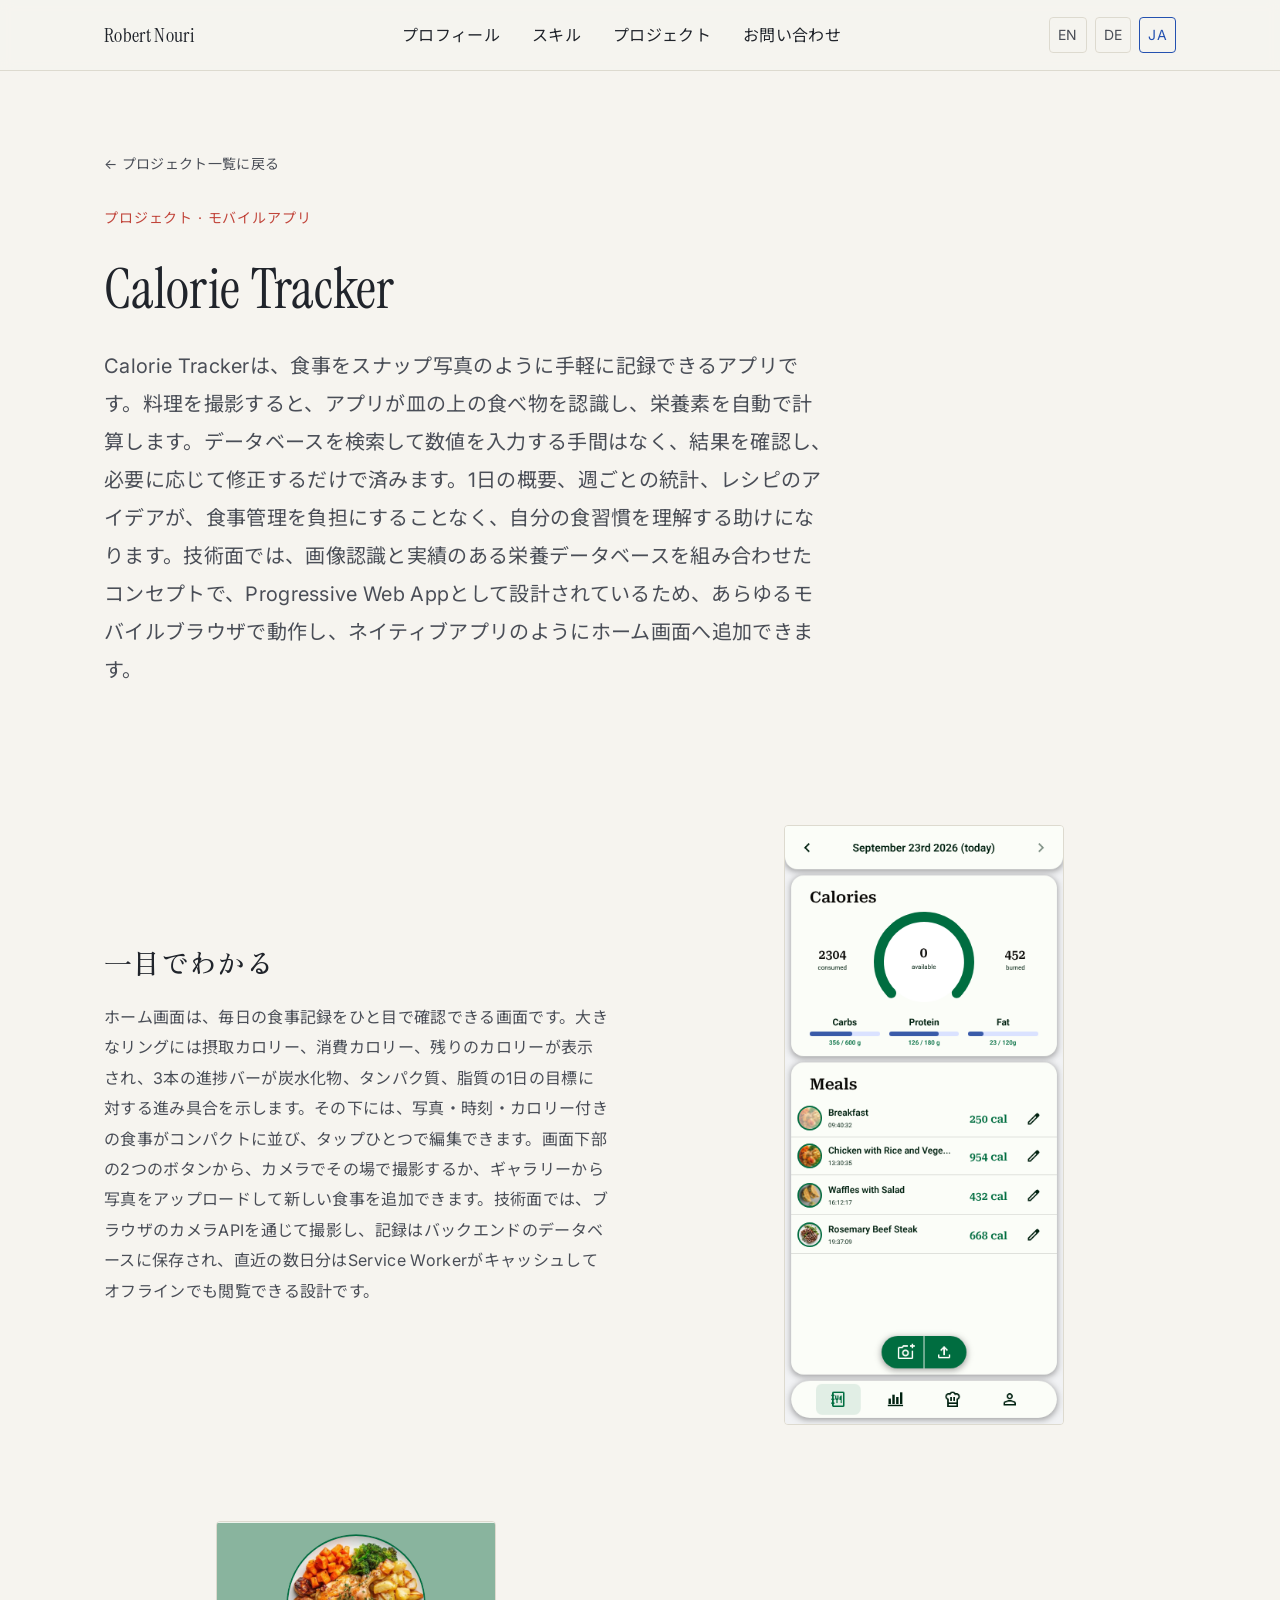
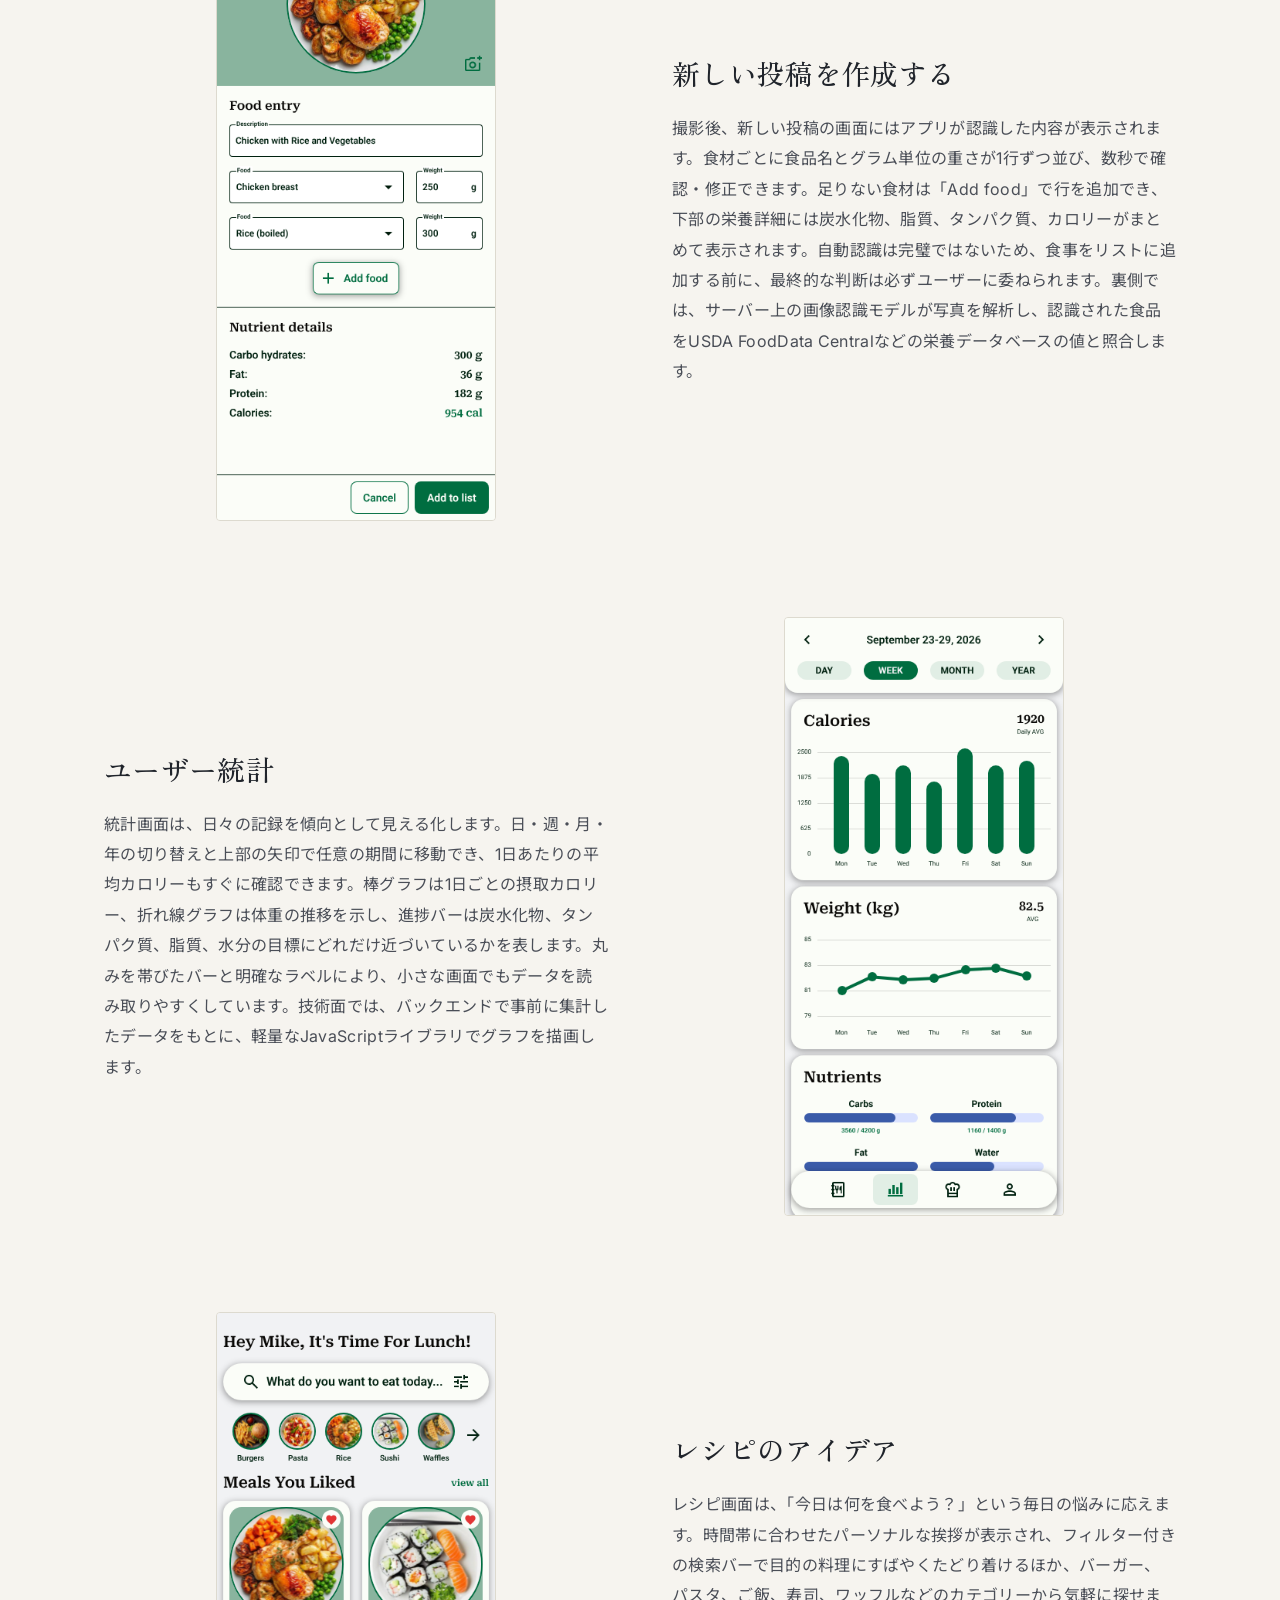
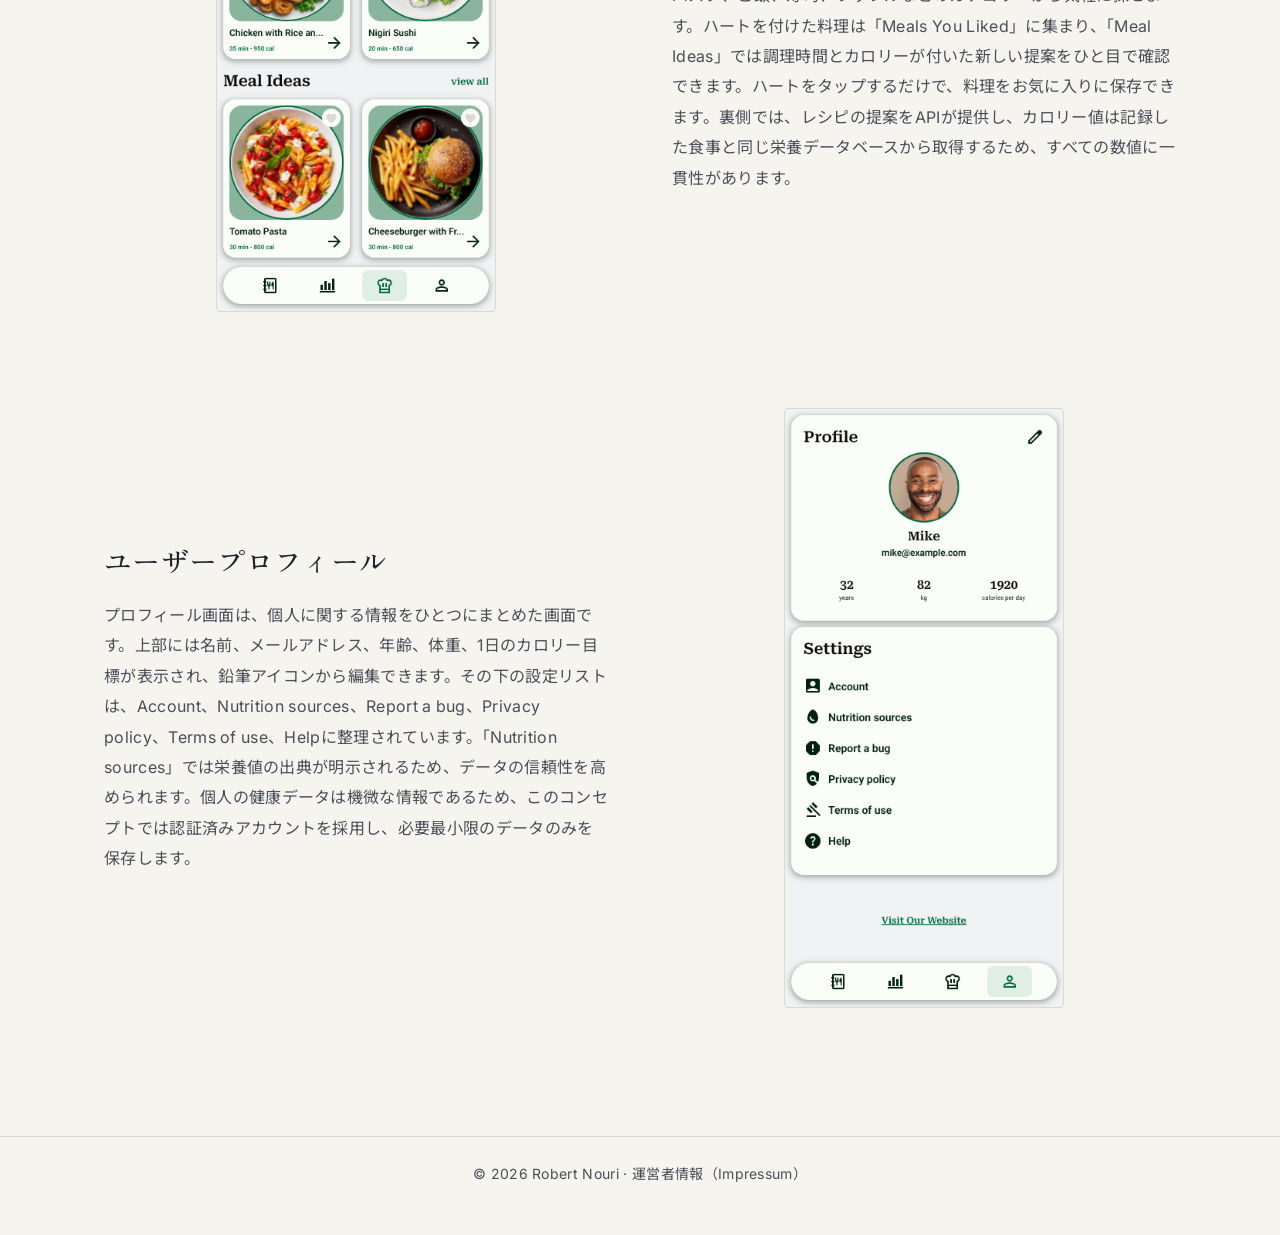
<file: ja/calorie-tracker.html>
<!DOCTYPE html>
<html lang="ja">
<head>
  <meta charset="UTF-8">
  <meta name="viewport" content="width=device-width, initial-scale=1.0">
  <title>Calorie Tracker — Robert Nouri</title>
  <meta name="description" content="Calorie Tracker — Robert Nouriのモバイルアプリプロジェクト。">

  <link rel="icon" href="../assets/favicon.ico">

  <link rel="preconnect" href="https://fonts.googleapis.com">
  <link rel="preconnect" href="https://fonts.gstatic.com" crossorigin>
  <link href="https://fonts.googleapis.com/css2?family=Instrument+Serif:ital@0;1&family=Inter:wght@400;500;600&family=Zen+Old+Mincho&family=Noto+Sans+JP:wght@400;500&display=swap" rel="stylesheet">

  <link rel="stylesheet" href="../css/style.css">
</head>
<body>

  <header class="site-header">
    <nav class="nav container">
      <a href="index.html" class="nav__logo">Robert Nouri</a>
      <ul class="nav__links">
        <li><a href="index.html#about">プロフィール</a></li>
        <li><a href="index.html#skills">スキル</a></li>
        <li><a href="index.html#projects">プロジェクト</a></li>
        <li><a href="index.html#contact">お問い合わせ</a></li>
      </ul>
      <div class="lang-switch">
        <a href="../en/calorie-tracker.html">EN</a>
        <a href="../de/calorie-tracker.html">DE</a>
        <a href="calorie-tracker.html" aria-current="true">JA</a>
      </div>
    </nav>
  </header>

  <main>
    <section class="hero project-hero container">
      <a class="back-link" href="index.html#projects">&larr; プロジェクト一覧に戻る</a>
      <span class="eyebrow">プロジェクト · モバイルアプリ</span>
      <h1>Calorie Tracker</h1>
      <p>Calorie Trackerは、食事をスナップ写真のように手軽に記録できるアプリです。料理を撮影すると、アプリが皿の上の食べ物を認識し、栄養素を自動で計算します。データベースを検索して数値を入力する手間はなく、結果を確認し、必要に応じて修正するだけで済みます。1日の概要、週ごとの統計、レシピのアイデアが、食事管理を負担にすることなく、自分の食習慣を理解する助けになります。技術面では、画像認識と実績のある栄養データベースを組み合わせたコンセプトで、Progressive Web Appとして設計されているため、あらゆるモバイルブラウザで動作し、ネイティブアプリのようにホーム画面へ追加できます。</p>
    </section>

    <section class="project-blocks container">
      <article class="project-block">
        <div class="project-block__text">
          <h2>一目でわかる</h2>
          <p>ホーム画面は、毎日の食事記録をひと目で確認できる画面です。大きなリングには摂取カロリー、消費カロリー、残りのカロリーが表示され、3本の進捗バーが炭水化物、タンパク質、脂質の1日の目標に対する進み具合を示します。その下には、写真・時刻・カロリー付きの食事がコンパクトに並び、タップひとつで編集できます。画面下部の2つのボタンから、カメラでその場で撮影するか、ギャラリーから写真をアップロードして新しい食事を追加できます。技術面では、ブラウザのカメラAPIを通じて撮影し、記録はバックエンドのデータベースに保存され、直近の数日分はService Workerがキャッシュしてオフラインでも閲覧できる設計です。</p>
        </div>
       <figure class="project-block__media">
          <img src="../assets/Home.png" alt="Home-Screen mit generellen Informationen" width="360" height="774">
        </figure>
      </article>

      <article class="project-block">
        <div class="project-block__text">
          <h2>新しい投稿を作成する</h2>
          <p>撮影後、新しい投稿の画面にはアプリが認識した内容が表示されます。食材ごとに食品名とグラム単位の重さが1行ずつ並び、数秒で確認・修正できます。足りない食材は「Add food」で行を追加でき、下部の栄養詳細には炭水化物、脂質、タンパク質、カロリーがまとめて表示されます。自動認識は完璧ではないため、食事をリストに追加する前に、最終的な判断は必ずユーザーに委ねられます。裏側では、サーバー上の画像認識モデルが写真を解析し、認識された食品をUSDA FoodData Centralなどの栄養データベースの値と照合します。</p>
        </div>
        <figure class="project-block__media">
          <img src="../assets/Food Entry.png" alt="Neuen Eintrag anlegen" width="360" height="774">
        </figure>
      </article>

      <article class="project-block">
        <div class="project-block__text">
          <h2>ユーザー統計</h2>
          <p>統計画面は、日々の記録を傾向として見える化します。日・週・月・年の切り替えと上部の矢印で任意の期間に移動でき、1日あたりの平均カロリーもすぐに確認できます。棒グラフは1日ごとの摂取カロリー、折れ線グラフは体重の推移を示し、進捗バーは炭水化物、タンパク質、脂質、水分の目標にどれだけ近づいているかを表します。丸みを帯びたバーと明確なラベルにより、小さな画面でもデータを読み取りやすくしています。技術面では、バックエンドで事前に集計したデータをもとに、軽量なJavaScriptライブラリでグラフを描画します。</p>
        </div>
        <figure class="project-block__media">
          <img src="../assets/Stats.png" alt="Übersicht der Nutzerstatistiken" width="360" height="774">
        </figure>
      </article>

      <article class="project-block">
        <div class="project-block__text">
          <h2>レシピのアイデア</h2>
          <p>レシピ画面は、「今日は何を食べよう？」という毎日の悩みに応えます。時間帯に合わせたパーソナルな挨拶が表示され、フィルター付きの検索バーで目的の料理にすばやくたどり着けるほか、バーガー、パスタ、ご飯、寿司、ワッフルなどのカテゴリーから気軽に探せます。ハートを付けた料理は「Meals You Liked」に集まり、「Meal Ideas」では調理時間とカロリーが付いた新しい提案をひと目で確認できます。ハートをタップするだけで、料理をお気に入りに保存できます。裏側では、レシピの提案をAPIが提供し、カロリー値は記録した食事と同じ栄養データベースから取得するため、すべての数値に一貫性があります。</p>
        </div>
        <figure class="project-block__media">
          <img src="../assets/Recipes.png" alt="Rezeptvorschläge" width="360" height="774">
        </figure>
      </article>

      <article class="project-block">
        <div class="project-block__text">
          <h2>ユーザープロフィール</h2>
          <p>プロフィール画面は、個人に関する情報をひとつにまとめた画面です。上部には名前、メールアドレス、年齢、体重、1日のカロリー目標が表示され、鉛筆アイコンから編集できます。その下の設定リストは、Account、Nutrition sources、Report a bug、Privacy policy、Terms of use、Helpに整理されています。「Nutrition sources」では栄養値の出典が明示されるため、データの信頼性を高められます。個人の健康データは機微な情報であるため、このコンセプトでは認証済みアカウントを採用し、必要最小限のデータのみを保存します。</p>
        </div>
        <figure class="project-block__media">
          <img src="../assets/Profile.png" alt="Nutzerprofilseite" width="360" height="774">
        </figure>
      </article>
    </section>
  </main>

  <footer class="site-footer">
    <p>&copy; 2026 Robert Nouri · <a href="../impressum.html">運営者情報（Impressum）</a></p>
  </footer>

  <button type="button" class="back-to-top" aria-label="ページの先頭へ">
    <svg aria-hidden="true" width="20" height="20" viewBox="0 0 24 24" fill="none"
       stroke="currentColor" stroke-width="2" stroke-linecap="round" stroke-linejoin="round">
      <path d="M12 19V5M5 12l7-7 7 7"/>
    </svg>
  </button>

  <script src="../js/script.js"></script>
</body>
</html>
</file>
<file: css/style.css>
/* ==========================================================================
   Design Tokens
   ========================================================================== */
:root {
  /* Farben – Airmail/Korrespondenz-Palette */
  --color-bg: #F6F4EF;
  --color-surface: #EFEDE5;
  --color-ink: #20242B;
  --color-ink-muted: #4A4E57;
  --color-accent-blue: #2451B0;
  --color-accent-red: #C1443A;
  --color-neutral: #9B9B93;
  --color-border: #DDDACF;

  /* Typografie */
  --font-display: "Instrument Serif", "Zen Old Mincho", serif;
  --font-body: "Inter", "Noto Sans JP", -apple-system, sans-serif;

  /* Type Scale */
  --text-xs: 0.75rem;
  --text-sm: 0.875rem;
  --text-base: 1rem;
  --text-lg: 1.25rem;
  --text-xl: 1.75rem;
  --text-2xl: 2.5rem;
  --text-3xl: 3.5rem;

  /* 8px Spacing-System */
  --space-1: 8px;
  --space-2: 16px;
  --space-3: 24px;
  --space-4: 32px;
  --space-5: 40px;
  --space-6: 48px;
  --space-7: 64px;
  --space-8: 80px;
  --space-9: 96px;

  /* Layout */
  --content-max: 1120px;
  --radius: 4px;
  --radius-m3: 16px;
  --transition: 200ms ease;
}

/* ==========================================================================
   Reset
   ========================================================================== */
*, *::before, *::after { box-sizing: border-box; }
html { scroll-behavior: smooth; }
body {
  margin: 0;
  background: var(--color-bg);
  color: var(--color-ink);
  font-family: var(--font-body);
  font-size: var(--text-base);
  line-height: 1.6;
  -webkit-font-smoothing: antialiased;
}
img { max-width: 100%; display: block; }
a { color: inherit; text-decoration: none; }
ul { list-style: none; margin: 0; padding: 0; }

/* Reduced motion respektieren */
@media (prefers-reduced-motion: reduce) {
  *, *::before, *::after {
    animation-duration: 0.01ms !important;
    animation-iteration-count: 1 !important;
    transition-duration: 0.01ms !important;
    scroll-behavior: auto !important;
  }
}

/* ==========================================================================
   Typografie
   ========================================================================== */
h1, h2, h3, .display {
  font-family: var(--font-display);
  font-weight: 500;
  line-height: 1.15;
  margin: 0 0 var(--space-2);
  color: var(--color-ink);
}
h1 { font-size: var(--text-3xl); }
h2 { font-size: var(--text-2xl); }
h3 { font-size: var(--text-xl); }
p { margin: 0 0 var(--space-3); color: var(--color-ink-muted); }

/* Japanisch braucht mehr Zeilenhöhe und leicht mehr Buchstabenabstand */

html[lang="ja"] body {
  line-height: 1.9;
  letter-spacing: 0.02em;
}
html[lang="ja"] h1, html[lang="ja"] h2, html[lang="ja"] h3 {
  line-height: 1.5;
}



/*
Anpassung der Skalierung nachdem man Japanisch auswählt

html[lang="ja"] {
  font-size: 95%; /* entspricht ca. 15px statt 16px Basis 
}
html[lang="ja"] body {
  line-height: 1.75;
  letter-spacing: 0.02em;
}
html[lang="ja"] h1, html[lang="ja"] h2, html[lang="ja"] h3 {
  line-height: 1.5;
}
*/




/* ==========================================================================
   Layout / Utility
   ========================================================================== */
.container {
  max-width: var(--content-max);
  margin-inline: auto;
  padding-inline: var(--space-3);
}
section { padding-block: var(--space-8); }

/* ==========================================================================
   Header / Navigation
   ========================================================================== */
.site-header {
  position: sticky;
  top: 0;
  z-index: 10;
  background: rgba(246, 244, 239, 0.9);
  backdrop-filter: blur(6px);
  border-bottom: 1px solid var(--color-border);
}
.nav {
  display: flex;
  align-items: center;
  justify-content: space-between;
  padding-block: var(--space-2);
}
.nav__logo {
  font-family: var(--font-display);
  font-size: var(--text-lg);
}
.nav__links {
  display: flex;
  gap: var(--space-4);
}
.nav__links a {
  position: relative;
  padding-block: var(--space-1);
}
.nav__links a::after {
  content: "";
  position: absolute;
  left: 0; right: 0; bottom: 0;
  height: 2px;
  background: var(--color-accent-red);
  transform: scaleX(0);
  transform-origin: left;
  transition: transform var(--transition);
}
.nav__links a:hover::after,
.nav__links a:focus-visible::after {
  transform: scaleX(1);
}

/* Sprachumschalter */
.lang-switch {
  display: flex;
  gap: var(--space-1);
  font-size: var(--text-sm);
}
.lang-switch a {
  padding: 4px 8px;
  border: 1px solid var(--color-border);
  border-radius: var(--radius);
  color: var(--color-ink-muted);
  transition: border-color var(--transition), color var(--transition);
}
.lang-switch a[aria-current="true"] {
  border-color: var(--color-accent-blue);
  color: var(--color-accent-blue);
}
.lang-switch a:hover { border-color: var(--color-accent-blue); }

/* ==========================================================================
   Hero
   ========================================================================== */
.hero {
  padding-block: var(--space-9);
}
.hero .eyebrow {
  display: inline-block;
  font-size: var(--text-sm);
  color: var(--color-accent-red);
  letter-spacing: 0.06em;
  text-transform: uppercase;
  margin-bottom: var(--space-2);
}
.hero h1 { max-width: 56ch; }
.hero p { max-width: 56ch; font-size: var(--text-lg); }  /*langer Anfangstext */

/* ==========================================================================
   Skills
   ========================================================================== */
.skills-grid {
  display: grid;
  grid-template-columns: repeat(auto-fit, minmax(220px, 1fr));
  gap: var(--space-3);
}
.skill-card {
  background: var(--color-surface);
  border: 1px solid var(--color-border);
  border-radius: var(--radius);
  padding: var(--space-3);
  transition: transform var(--transition), border-color var(--transition);
}
.skill-card:hover {
  transform: translateY(-2px);
  border-color: var(--color-accent-blue);
}
.skill-card h3 { margin-bottom: 4px; }
.skill-tools {
  font-size: var(--text-sm);
  color: var(--color-accent-blue);
  font-weight: 500;
  margin: 0;
}

/* Hero-Lead */
.lead {
  font-family: var(--font-display);
  font-size: var(--text-xl);
  font-style: italic;
  color: var(--color-ink);
  max-width: 40ch;
  margin-bottom: var(--space-3);
}
html[lang="ja"] .lead { font-style: normal; }

/* ==========================================================================
   Impressum / Legal
   ========================================================================== */
.legal-note {
  font-size: var(--text-sm);
  color: var(--color-neutral);
  border-left: 2px solid var(--color-border);
  padding-left: var(--space-2);
  margin-bottom: var(--space-5);
}
.legal dl {
  display: grid;
  grid-template-columns: max-content 1fr;
  gap: var(--space-1) var(--space-3);
  margin-bottom: var(--space-3);
}
.legal dt { font-weight: 600; color: var(--color-ink-muted); }
.legal dd { margin: 0; }
.legal hr {
  border: none;
  border-top: 1px solid var(--color-border);
  margin-block: var(--space-5);
}
.legal .placeholder { 
  color: var(--color-ink); 
}

.legalentry{
  display:grid;
  grid-template-columns: 120px 1fr;
  column-gap: 30px;
}

.legalentry dt, .legalentry dd{
  margin: 0;
}

.skill-card .tools {
  margin: 0 0 var(--space-2);
  font-size: var(--text-xs);
  letter-spacing: 0.04em;
  text-transform: uppercase;
  color: var(--color-accent-blue);
}
.skill-card p:last-child { margin-bottom: 0; }

/* ==========================================================================
   Kontakt
   ========================================================================== */
.contact { text-align: center; }
.button {
  display: inline-block;
  padding: var(--space-2) var(--space-4);
  background: var(--color-accent-blue);
  color: #fff;
  border-radius: var(--radius);
  transition: background var(--transition);
}
.button:hover { background: var(--color-ink); }

/* ==========================================================================
   Footer
   ========================================================================== */
.site-footer {
  border-top: 1px solid var(--color-border);
  padding-block: var(--space-3);
  text-align: center;
  font-size: var(--text-sm);
  color: var(--color-neutral);
}
.footer-inner {
  display: flex;
  flex-direction: column;
  align-items: center;
  gap: var(--space-1);
}
.footer-nav { display: flex; gap: var(--space-3); }
.footer-nav a:hover,
.footer-nav a:focus-visible { color: var(--color-accent-blue); }

/* ==========================================================================
   Legal-Seiten (Impressum)
   ========================================================================== */
.legal { max-width: 680px; }
.legal h2 { font-size: var(--text-lg); margin-top: var(--space-6); }
.legal address {
  font-style: normal;
  line-height: 1.8;
  margin-bottom: var(--space-3);
}
.legal .note {
  margin-top: var(--space-7);
  padding: var(--space-3);
  background: var(--color-surface);
  border-left: 3px solid var(--color-accent-red);
  border-radius: var(--radius);
  font-size: var(--text-sm);
  color: var(--color-ink-muted);
}

/* Markiert Stellen, die noch mit echten Daten gefüllt werden müssen */
.placeholder { color: var(--color-accent-red); }

/* ==========================================================================
   Projekte (Cards auf der Startseite)
   ========================================================================== */
.projects-grid {
  display: grid;
  grid-template-columns: repeat(auto-fill, minmax(280px, 1fr));
  gap: var(--space-3);
}
.project-card {
  display: block;
  background: var(--color-surface);
  border: 1px solid var(--color-border);
  border-radius: var(--radius);
  padding: var(--space-3);
  transition: transform var(--transition), border-color var(--transition);
}
.project-card:hover,
.project-card:focus-visible {
  transform: translateY(-2px);
  border-color: var(--color-accent-blue);
}
.project-card:focus-visible {
  outline: 2px solid var(--color-accent-blue);
  outline-offset: 2px;
}
.project-card h3 { margin-bottom: 4px; }

/* Bild-Platzhalter in der Card – ersetzbar durch ein <img> */
.project-card__image {
  display: flex;
  align-items: center;
  justify-content: center;
  aspect-ratio: 16 / 10;
  margin-bottom: var(--space-2);
  background: var(--color-bg);
  border: 1px dashed var(--color-neutral);
  border-radius: var(--radius-m3);
  font-size: var(--text-sm);
  color: var(--color-neutral);
  overflow: hidden;
}
.project-card__image:has(img) { border: 1px solid var(--color-border); }
.project-card__image img {
  width: 100%;
  height: 100%;
  object-fit: cover;
}

/* ==========================================================================
   Projektseite (z. B. calorie-tracker.html)
   ========================================================================== */
.hero.project-hero { padding-block: var(--space-8) var(--space-4); }
.project-blocks { padding-top: var(--space-4); }

.back-link {
  display: block;
  width: fit-content;
  margin-bottom: var(--space-3);
  font-size: var(--text-sm);
  color: var(--color-ink-muted);
  transition: color var(--transition);
}
.back-link:hover,
.back-link:focus-visible { color: var(--color-accent-blue); }

/* Text und Screen im Wechsel: ungerade Blöcke = Text links, gerade = Text rechts */
.project-block {
  display: grid;
  grid-template-columns: 1fr 1fr;
  align-items: center;
  gap: var(--space-7);
  padding-block: var(--space-6);
}
.project-block:nth-child(even) .project-block__media { order: -1; }
.project-block__text h2 { font-size: var(--text-xl); }
.project-block__text p:last-child { margin-bottom: 0; }

/* Phone-Screen (Proportion 390 × 844) */
.project-block__media {
  width: 100%;
  max-width: 280px;
  margin: 0;
  justify-self: center;
}
.project-block__media img {
  width: 100%;
  height: auto;
  border: 1px solid var(--color-border);
  border-radius: var(--radius);
}
.screen-placeholder {
  display: flex;
  align-items: center;
  justify-content: center;
  aspect-ratio: 390 / 844;
  background: var(--color-surface);
  border: 1px dashed var(--color-neutral);
  border-radius: var(--radius);
  font-size: var(--text-sm);
  color: var(--color-neutral);
}

/* ==========================================================================
   Responsive
   ========================================================================== */
@media (max-width: 720px) {
  :root {
    --text-3xl: 2.5rem;
    --text-2xl: 2rem;
  }
  .nav__links { display: none; } /* wird später per JS als Mobile-Menü ergänzt */

  /* Projektseite: Screen und Text untereinander, Screen zuerst */
  .project-block { grid-template-columns: 1fr; gap: var(--space-4); }
  .project-block__media { order: -1; }
}

/* ==========================================================================
   Zurück nach oben
   ========================================================================== */
.back-to-top {
  position: fixed;
  right: var(--space-3);
  bottom: var(--space-3);
  z-index: 20;
  display: flex;
  align-items: center;
  justify-content: center;
  width: 48px;
  height: 48px;
  padding: 0;
  border: 0;
  border-radius: var(--radius);
  background: var(--color-accent-blue);
  color: #fff;
  cursor: pointer;
  opacity: 0;
  visibility: hidden;
  transform: translateY(var(--space-1));
  transition: opacity var(--transition), transform var(--transition),
              background var(--transition), visibility var(--transition);
}
.back-to-top.is-visible {
  opacity: 1;
  visibility: visible;
  transform: translateY(0);
}
.back-to-top:hover { background: var(--color-ink); }
.back-to-top:focus-visible {
  outline: 2px solid var(--color-accent-blue);
  outline-offset: 2px;
}
</file>
